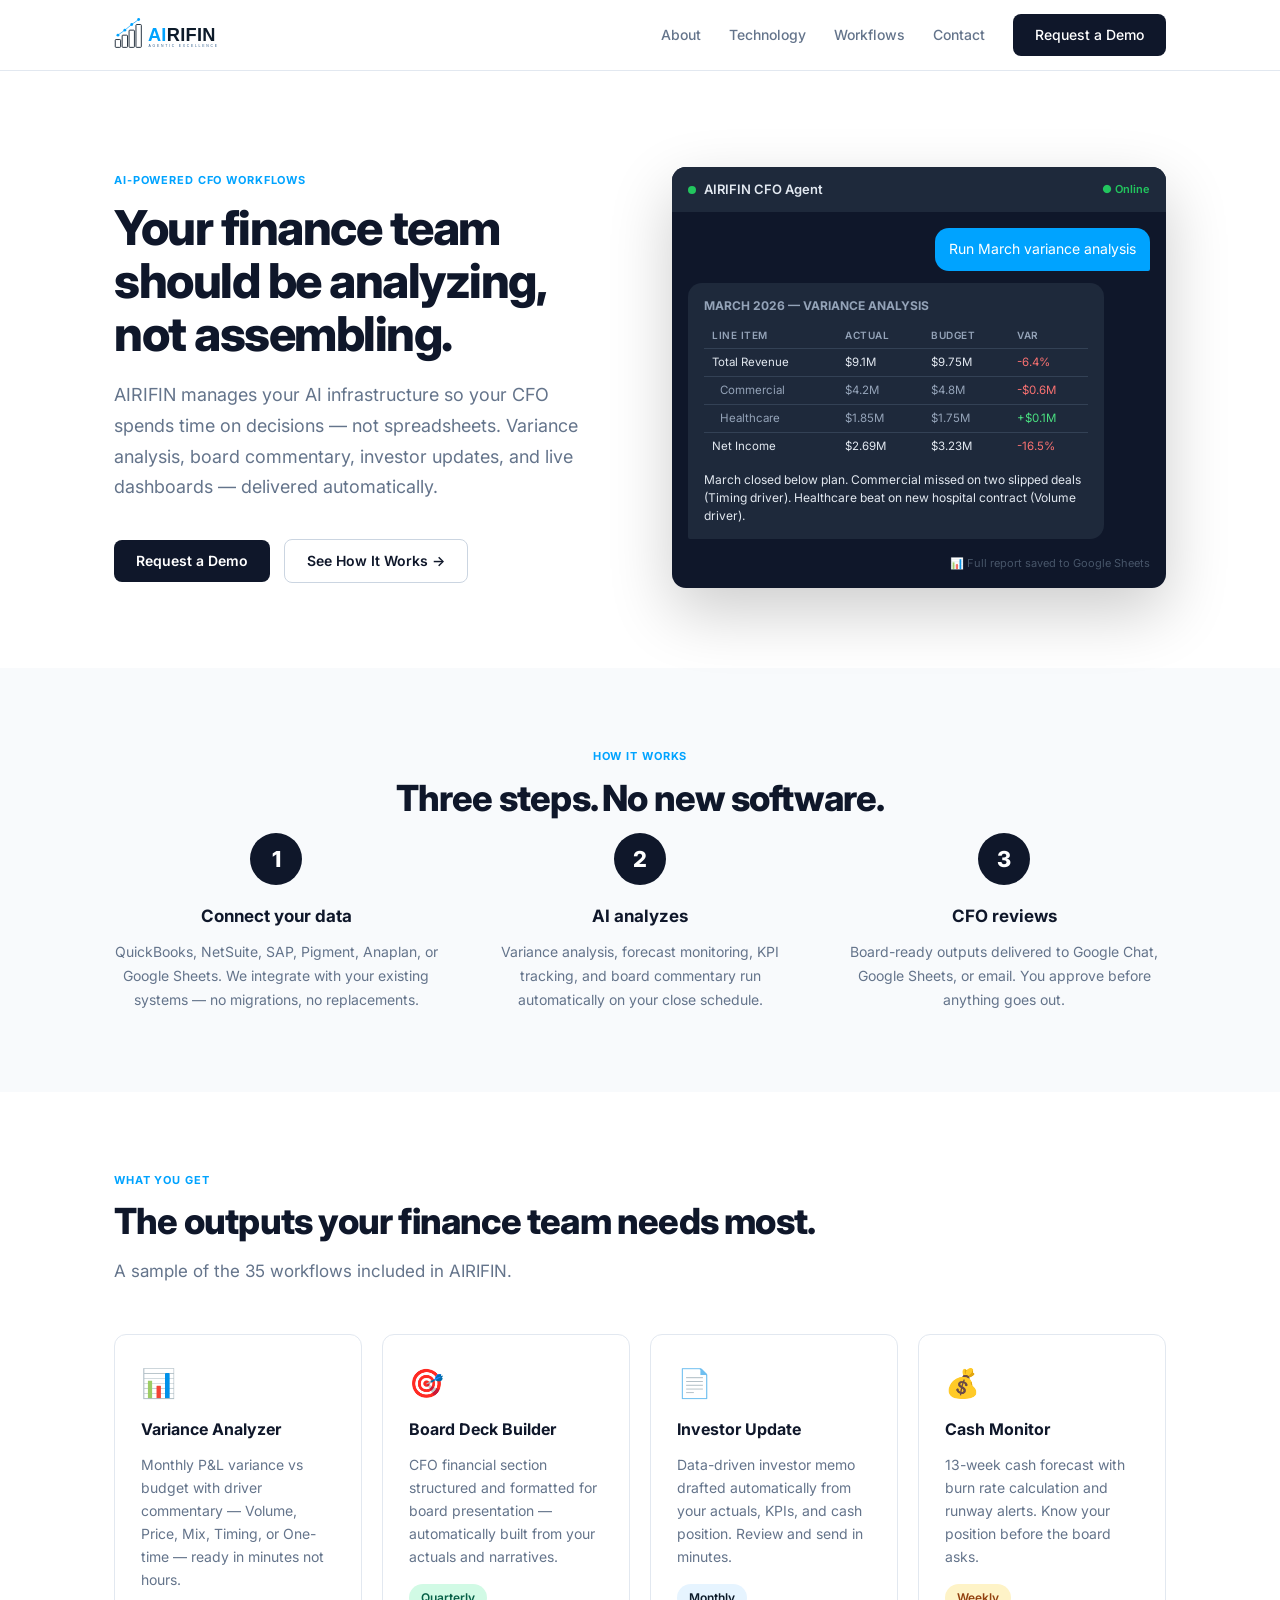
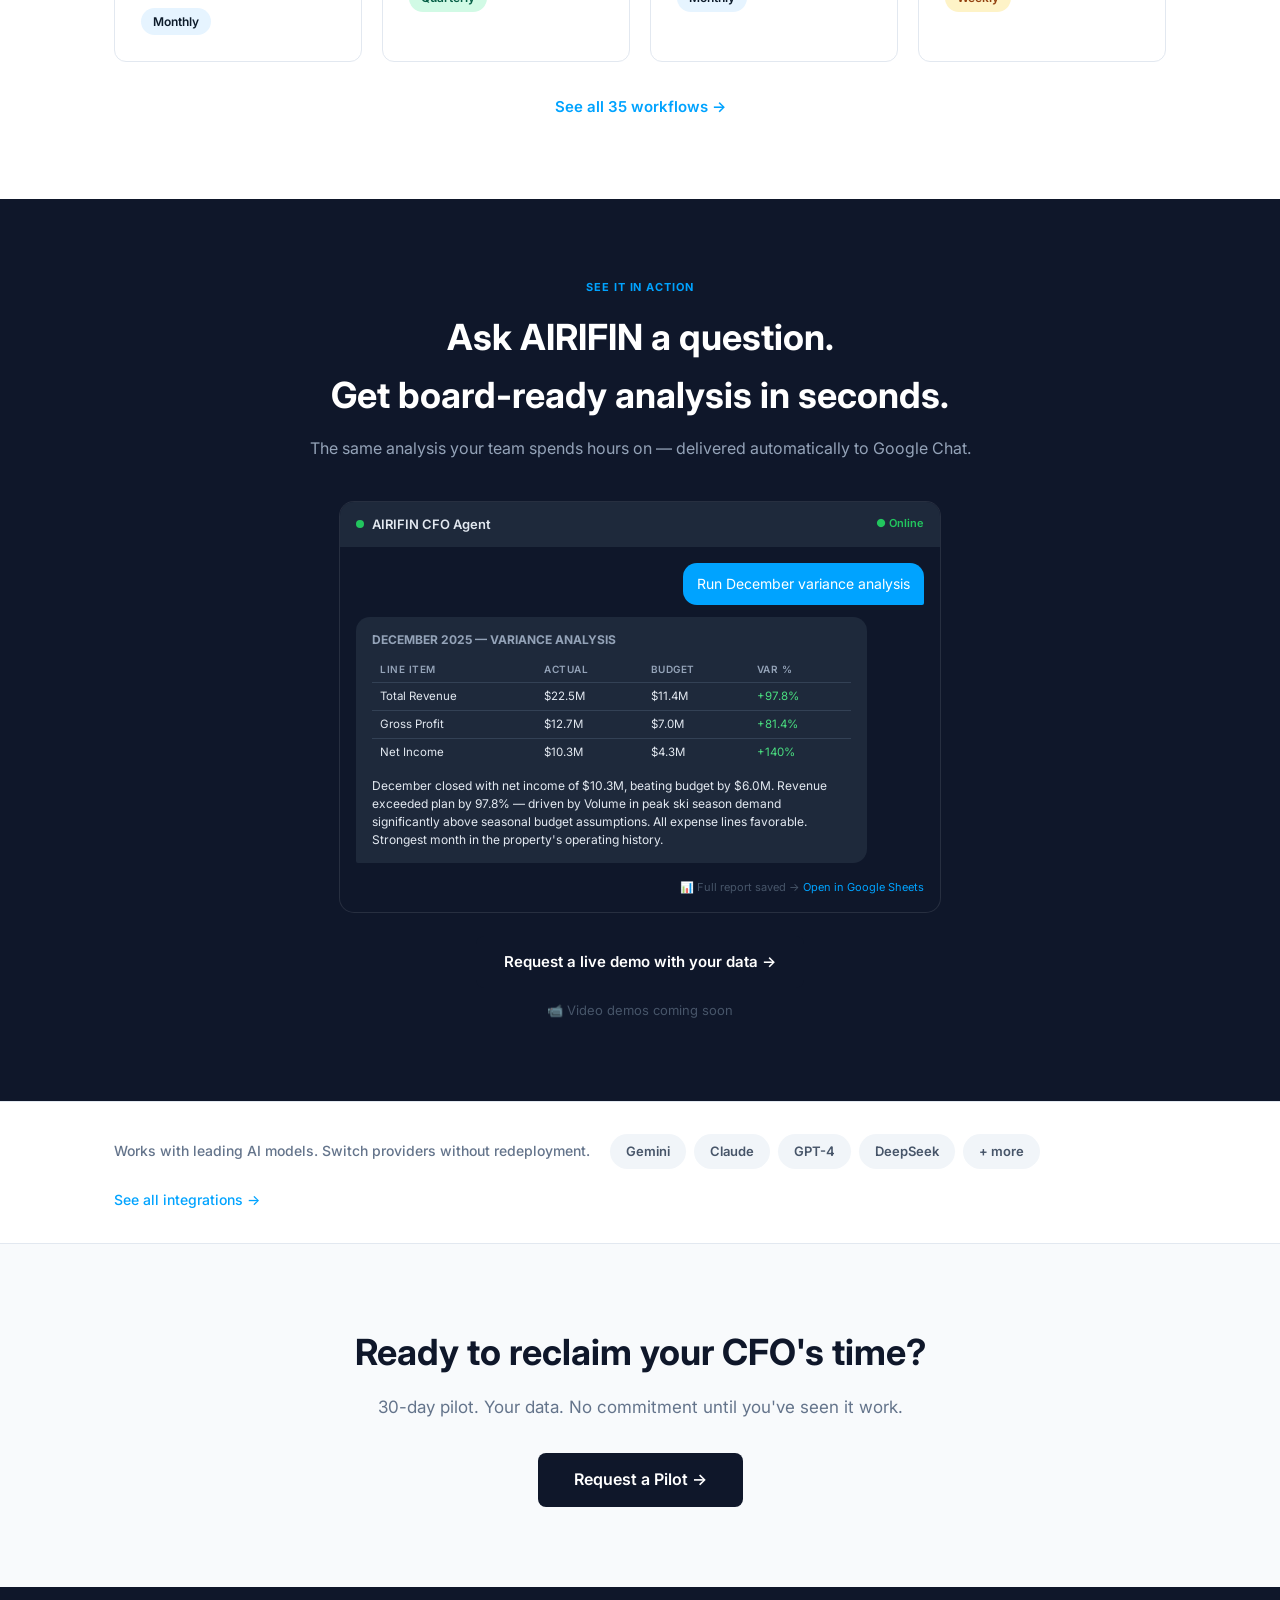
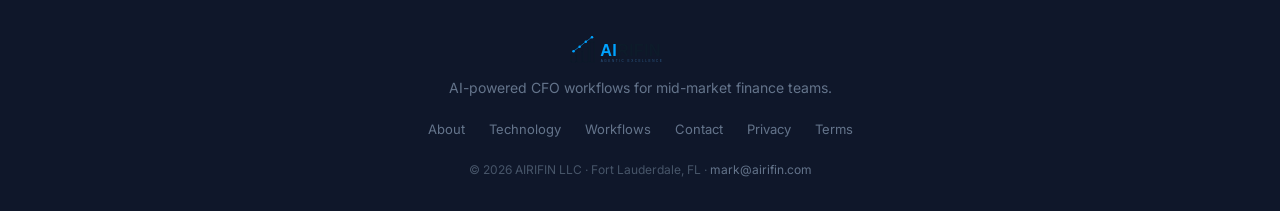
<file: index.html>
<!DOCTYPE html>
<html lang="en">
<head>
  <meta charset="UTF-8">
  <meta name="viewport" content="width=device-width, initial-scale=1.0">
  <meta name="description" content="AIRIFIN builds AI-powered CFO workflows for mid-market finance teams. Variance analysis, board commentary, investor updates, and live dashboards — automated.">
  <title>AIRIFIN — AI-Powered CFO Workflows</title>
  <link rel="preconnect" href="https://fonts.googleapis.com">
  <link rel="preconnect" href="https://fonts.gstatic.com" crossorigin>
  <link href="https://fonts.googleapis.com/css2?family=Inter:wght@300;400;500;600;700;800&display=swap" rel="stylesheet">
  <link rel="stylesheet" href="style.css">
  <link rel="icon" type="image/png" href="favicon.png">
</head>
<body>

<nav>
  <div class="container nav-inner">
    <a href="index.html" class="nav-logo"><img src="airifin-logo.svg" alt="AIRIFIN" height="36" style="display:block;"></a>
    <button class="menu-toggle" aria-label="Toggle menu">☰</button>
    <div class="nav-links">
      <a href="about.html">About</a>
      <a href="technology.html">Technology</a>
      <a href="workflows.html">Workflows</a>
      <a href="contact.html">Contact</a>
      <a href="mailto:mark@airifin.com" class="btn-primary">Request a Demo</a>
    </div>
  </div>
</nav>

<!-- HERO -->
<section class="hero">
  <div class="container hero-inner">
    <div class="hero-text">
      <p class="section-label fade-in">AI-Powered CFO Workflows</p>
      <h1 class="fade-in">Your finance team should be analyzing,<br>not assembling.</h1>
      <p class="hero-sub fade-in">AIRIFIN manages your AI infrastructure so your CFO spends time on decisions — not spreadsheets. Variance analysis, board commentary, investor updates, and live dashboards — delivered automatically.</p>
      <div class="hero-cta fade-in">
        <a href="mailto:mark@airifin.com" class="btn-primary">Request a Demo</a>
        <a href="#how-it-works" class="btn-ghost">See How It Works →</a>
      </div>
    </div>
    <div class="hero-visual fade-in">
      <div class="chat-mockup">
        <div class="chat-header">
          <div class="chat-dot"></div>
          <span>AIRIFIN CFO Agent</span>
          <span style="margin-left:auto;font-size:11px;color:#22C55E;">● Online</span>
        </div>
        <div class="chat-messages">
          <div class="msg-user">Run March variance analysis</div>
          <div class="msg-bot">
            <strong style="display:block;margin-bottom:8px;font-size:12px;color:#94A3B8;">MARCH 2026 — VARIANCE ANALYSIS</strong>
            <table class="msg-table">
              <thead><tr><th>Line Item</th><th>Actual</th><th>Budget</th><th>Var</th></tr></thead>
              <tbody>
                <tr><td>Total Revenue</td><td>$9.1M</td><td>$9.75M</td><td style="color:#F87171;">-6.4%</td></tr>
                <tr><td style="padding-left:16px;color:#94A3B8;">Commercial</td><td style="color:#94A3B8;">$4.2M</td><td style="color:#94A3B8;">$4.8M</td><td style="color:#F87171;">-$0.6M</td></tr>
                <tr><td style="padding-left:16px;color:#94A3B8;">Healthcare</td><td style="color:#94A3B8;">$1.85M</td><td style="color:#94A3B8;">$1.75M</td><td style="color:#4ADE80;">+$0.1M</td></tr>
                <tr><td>Net Income</td><td>$2.69M</td><td>$3.23M</td><td style="color:#F87171;">-16.5%</td></tr>
              </tbody>
            </table>
            <p style="margin-top:10px;font-size:12px;line-height:1.5;">March closed below plan. Commercial missed on two slipped deals (Timing driver). Healthcare beat on new hospital contract (Volume driver).</p>
          </div>
          <div style="font-size:11px;color:#475569;text-align:right;margin-top:4px;">📊 Full report saved to Google Sheets</div>
        </div>
      </div>
    </div>
  </div>
</section>

<!-- HOW IT WORKS -->
<section class="section section-gray" id="how-it-works">
  <div class="container">
    <p class="section-label fade-in" style="text-align:center;">How It Works</p>
    <h2 class="section-title fade-in" style="text-align:center;">Three steps. No new software.</h2>
    <div class="steps fade-in">
      <div class="step">
        <div class="step-number">1</div>
        <h3>Connect your data</h3>
        <p>QuickBooks, NetSuite, SAP, Pigment, Anaplan, or Google Sheets. We integrate with your existing systems — no migrations, no replacements.</p>
      </div>
      <div class="step">
        <div class="step-number">2</div>
        <h3>AI analyzes</h3>
        <p>Variance analysis, forecast monitoring, KPI tracking, and board commentary run automatically on your close schedule.</p>
      </div>
      <div class="step">
        <div class="step-number">3</div>
        <h3>CFO reviews</h3>
        <p>Board-ready outputs delivered to Google Chat, Google Sheets, or email. You approve before anything goes out.</p>
      </div>
    </div>
  </div>
</section>

<!-- FEATURED WORKFLOWS -->
<section class="section">
  <div class="container">
    <p class="section-label fade-in">What You Get</p>
    <h2 class="section-title fade-in">The outputs your finance team needs most.</h2>
    <p class="section-subtitle fade-in">A sample of the 35 workflows included in AIRIFIN.</p>
    <div class="card-grid fade-in">
      <div class="card">
        <div style="font-size:28px;margin-bottom:12px;">📊</div>
        <h3>Variance Analyzer</h3>
        <p>Monthly P&L variance vs budget with driver commentary — Volume, Price, Mix, Timing, or One-time — ready in minutes not hours.</p>
        <span class="badge badge-blue" style="margin-top:16px;display:inline-block;">Monthly</span>
      </div>
      <div class="card">
        <div style="font-size:28px;margin-bottom:12px;">🎯</div>
        <h3>Board Deck Builder</h3>
        <p>CFO financial section structured and formatted for board presentation — automatically built from your actuals and narratives.</p>
        <span class="badge badge-green" style="margin-top:16px;display:inline-block;">Quarterly</span>
      </div>
      <div class="card">
        <div style="font-size:28px;margin-bottom:12px;">📄</div>
        <h3>Investor Update</h3>
        <p>Data-driven investor memo drafted automatically from your actuals, KPIs, and cash position. Review and send in minutes.</p>
        <span class="badge badge-blue" style="margin-top:16px;display:inline-block;">Monthly</span>
      </div>
      <div class="card">
        <div style="font-size:28px;margin-bottom:12px;">💰</div>
        <h3>Cash Monitor</h3>
        <p>13-week cash forecast with burn rate calculation and runway alerts. Know your position before the board asks.</p>
        <span class="badge badge-orange" style="margin-top:16px;display:inline-block;">Weekly</span>
      </div>
    </div>
    <div style="text-align:center;margin-top:32px;" class="fade-in">
      <a href="workflows.html" style="color:#00A3FF;font-weight:600;text-decoration:none;font-size:15px;">See all 35 workflows →</a>
    </div>
  </div>
</section>

<!-- DEMO SECTION -->
<section class="section section-navy">
  <div class="container">
    <div style="text-align:center;margin-bottom:40px;">
      <p class="section-label fade-in" style="color:#00A3FF;">See It In Action</p>
      <h2 class="fade-in" style="font-size:36px;font-weight:700;color:white;margin-bottom:12px;">Ask AIRIFIN a question.<br>Get board-ready analysis in seconds.</h2>
      <p class="fade-in" style="color:#94A3B8;font-size:16px;">The same analysis your team spends hours on — delivered automatically to Google Chat.</p>
    </div>
    <div style="max-width:600px;margin:0 auto;" class="fade-in">
      <div class="chat-mockup" style="box-shadow:0 0 0 1px rgba(255,255,255,0.1);">
        <div class="chat-header">
          <div class="chat-dot"></div>
          <span>AIRIFIN CFO Agent</span>
          <span style="margin-left:auto;font-size:11px;color:#22C55E;">● Online</span>
        </div>
        <div class="chat-messages">
          <div class="msg-user">Run December variance analysis</div>
          <div class="msg-bot">
            <strong style="display:block;margin-bottom:8px;font-size:12px;color:#94A3B8;">DECEMBER 2025 — VARIANCE ANALYSIS</strong>
            <table class="msg-table">
              <thead><tr><th>Line Item</th><th>Actual</th><th>Budget</th><th>Var %</th></tr></thead>
              <tbody>
                <tr><td>Total Revenue</td><td>$22.5M</td><td>$11.4M</td><td style="color:#4ADE80;">+97.8%</td></tr>
                <tr><td>Gross Profit</td><td>$12.7M</td><td>$7.0M</td><td style="color:#4ADE80;">+81.4%</td></tr>
                <tr><td>Net Income</td><td>$10.3M</td><td>$4.3M</td><td style="color:#4ADE80;">+140%</td></tr>
              </tbody>
            </table>
            <p style="margin-top:10px;font-size:12px;line-height:1.5;">December closed with net income of $10.3M, beating budget by $6.0M. Revenue exceeded plan by 97.8% — driven by Volume in peak ski season demand significantly above seasonal budget assumptions. All expense lines favorable. Strongest month in the property's operating history.</p>
          </div>
          <div style="font-size:11px;color:#475569;text-align:right;margin-top:4px;">📊 Full report saved → <a href="#" style="color:#00A3FF;text-decoration:none;">Open in Google Sheets</a></div>
        </div>
      </div>
      <div style="text-align:center;margin-top:24px;">
        <a href="mailto:mark@airifin.com" class="btn-primary" style="font-size:15px;padding:14px 28px;">Request a live demo with your data →</a>
        <p style="color:#475569;font-size:13px;margin-top:12px;">📹 Video demos coming soon</p>
      </div>
    </div>
  </div>
</section>

<!-- TECH STRIP -->
<section style="padding:32px 0;border-top:1px solid #E2E8F0;border-bottom:1px solid #E2E8F0;">
  <div class="container">
    <div class="tech-strip fade-in">
      <span style="color:#64748B;font-size:14px;font-weight:500;">Works with leading AI models. Switch providers without redeployment.</span>
      <div style="display:flex;gap:8px;flex-wrap:wrap;">
        <span class="tech-badge">Gemini</span>
        <span class="tech-badge">Claude</span>
        <span class="tech-badge">GPT-4</span>
        <span class="tech-badge">DeepSeek</span>
        <span class="tech-badge">+ more</span>
      </div>
      <a href="technology.html" style="color:#00A3FF;font-size:14px;font-weight:500;white-space:nowrap;">See all integrations →</a>
    </div>
  </div>
</section>

<!-- FINAL CTA -->
<section class="section" style="background:#F8FAFC;">
  <div class="container" style="text-align:center;">
    <h2 class="fade-in" style="font-size:36px;font-weight:700;color:#0F172A;margin-bottom:12px;">Ready to reclaim your CFO's time?</h2>
    <p class="fade-in" style="color:#64748B;font-size:17px;margin-bottom:32px;">30-day pilot. Your data. No commitment until you've seen it work.</p>
    <a href="mailto:mark@airifin.com" class="btn-primary fade-in" style="font-size:16px;padding:14px 36px;">Request a Pilot →</a>
  </div>
</section>

<footer>
  <div class="container footer-inner">
    <div class="footer-logo"><img src="airifin-logo.svg" alt="AIRIFIN" height="32" style="display:block;margin:0 auto;"></div>
    <p class="footer-tagline">AI-powered CFO workflows for mid-market finance teams.</p>
    <div class="footer-links">
      <a href="about.html">About</a>
      <a href="technology.html">Technology</a>
      <a href="workflows.html">Workflows</a>
      <a href="contact.html">Contact</a>
      <a href="privacy.html">Privacy</a>
      <a href="terms.html">Terms</a>
    </div>
    <p class="footer-copy">© 2026 AIRIFIN LLC · Fort Lauderdale, FL · <a href="mailto:mark@airifin.com">mark@airifin.com</a></p>
  </div>
</footer>

<script src="script.js"></script>
</body>
</html>
<!-- Wed Apr  1 06:49:28 PM EDT 2026 -->
</file>
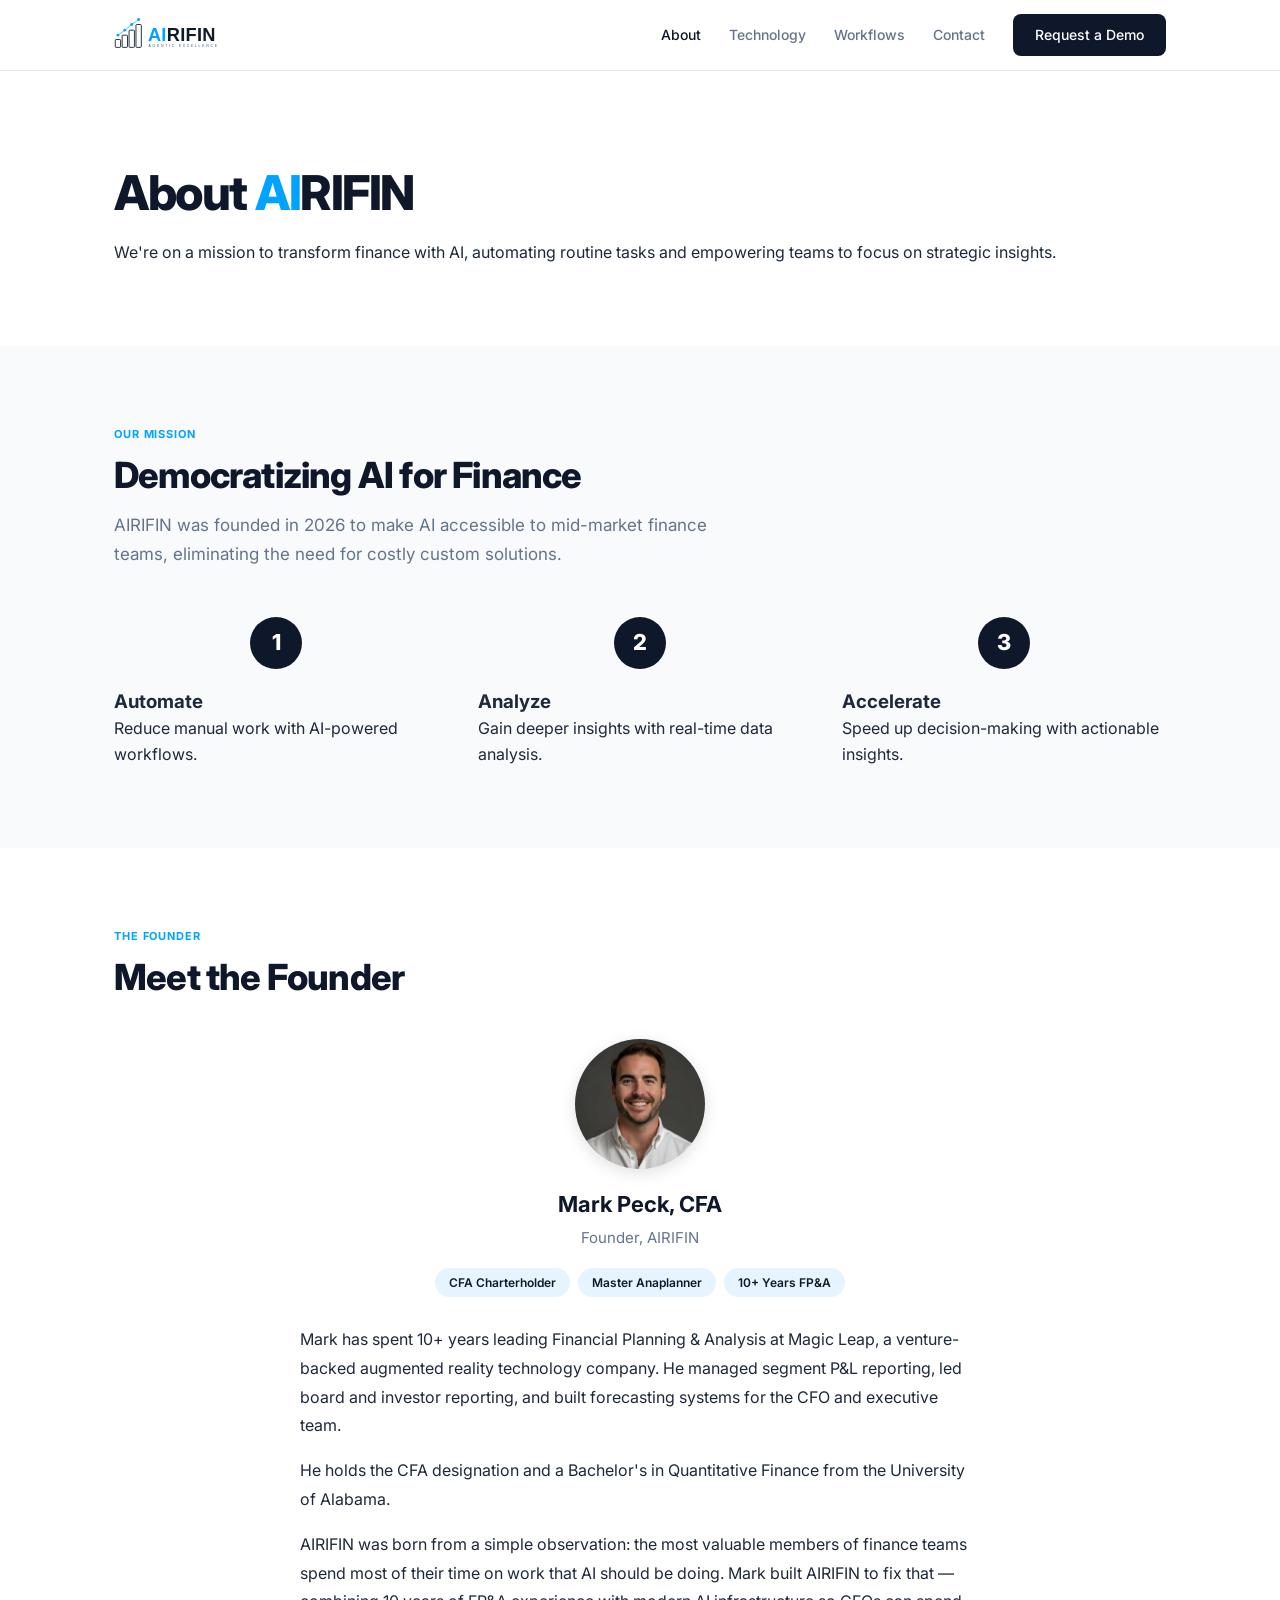
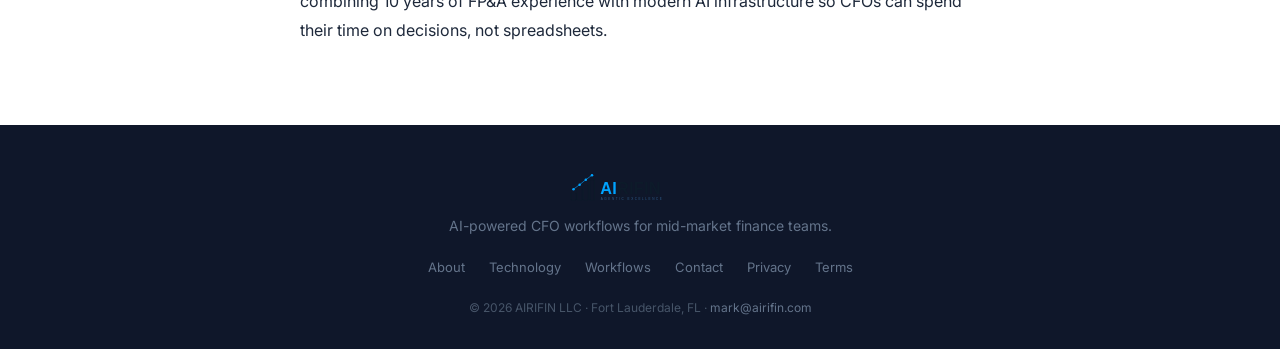
<file: about.html>
<!DOCTYPE html>
<html lang="en">
<head>
  <meta charset="UTF-8">
  <meta name="viewport" content="width=device-width, initial-scale=1.0">
  <meta name="description" content="Learn about AIRIFIN and our mission to transform finance with AI.">
  <title>About AIRIFIN - AI-Powered CFO Workflows</title>
  <link rel="preconnect" href="https://fonts.googleapis.com">
  <link rel="preconnect" href="https://fonts.gstatic.com" crossorigin>
  <link href="https://fonts.googleapis.com/css2?family=Inter:wght@300;400;500;600;700;800&display=swap" rel="stylesheet">
  <link rel="stylesheet" href="style.css">
  <link rel="icon" type="image/png" href="favicon.png">
</head>
<body>
<nav>
  <div class="container nav-inner">
    <a href="index.html" class="nav-logo"><img src="airifin-logo.svg" alt="AIRIFIN" height="36" style="display:block;"></a>
    <button class="menu-toggle" aria-label="Toggle menu">☰</button>
    <div class="nav-links">
      <a href="about.html" class="active">About</a>
      <a href="technology.html">Technology</a>
      <a href="workflows.html">Workflows</a>
      <a href="contact.html">Contact</a>
      <a href="mailto:mark@airifin.com" class="btn-primary">Request a Demo</a>
    </div>
  </div>
</nav>

  <!-- Hero Section -->
  <section class="hero">
    <div class="container">
      <div>
        <h1>About <span style="color:#00A3FF;">AI</span>RIFIN</h1>
        <p>We're on a mission to transform finance with AI, automating routine tasks and empowering teams to focus on strategic insights.</p>
      </div>
    </div>
  </section>

  <!-- Mission Section -->
  <section class="section section-gray">
    <div class="container">
      <div class="section-label">Our Mission</div>
      <h2 class="section-title">Democratizing AI for Finance</h2>
      <p class="section-subtitle">AIRIFIN was founded in 2026 to make AI accessible to mid-market finance teams, eliminating the need for costly custom solutions.</p>
      <div class="steps">
        <div>
          <div class="step-number">1</div>
          <h3>Automate</h3>
          <p>Reduce manual work with AI-powered workflows.</p>
        </div>
        <div>
          <div class="step-number">2</div>
          <h3>Analyze</h3>
          <p>Gain deeper insights with real-time data analysis.</p>
        </div>
        <div>
          <div class="step-number">3</div>
          <h3>Accelerate</h3>
          <p>Speed up decision-making with actionable insights.</p>
        </div>
      </div>
    </div>
  </section>

  <!-- Founder Section -->
  <section class="section">
    <div class="container">
      <p class="section-label">The Founder</p>
      <h2 class="section-title">Meet the Founder</h2>
      <div style="max-width:680px;margin:40px auto 0;text-align:center;">
        <img src="mark-peck.jpg" alt="Mark Peck, CFA — Founder, AIRIFIN" style="width:130px;height:130px;border-radius:50%;object-fit:cover;object-position:center top;margin:0 auto 18px;display:block;box-shadow:0 4px 16px rgba(0,0,0,0.12);">
        <h3 style="font-size:22px;font-weight:700;color:#0F172A;margin-bottom:4px;">Mark Peck, CFA</h3>
        <p style="color:#64748B;font-size:15px;margin-bottom:18px;">Founder, AIRIFIN</p>
        <div class="credential-badges" style="justify-content:center;margin-bottom:28px;">
          <span class="credential-badge">CFA Charterholder</span>
          <span class="credential-badge">Master Anaplanner</span>
          <span class="credential-badge">10+ Years FP&amp;A</span>
        </div>
        <p style="font-size:16px;line-height:1.8;color:#1E293B;margin-bottom:16px;text-align:left;">Mark has spent 10+ years leading Financial Planning &amp; Analysis at Magic Leap, a venture-backed augmented reality technology company. He managed segment P&amp;L reporting, led board and investor reporting, and built forecasting systems for the CFO and executive team.</p>
        <p style="font-size:16px;line-height:1.8;color:#1E293B;margin-bottom:16px;text-align:left;">He holds the CFA designation and a Bachelor's in Quantitative Finance from the University of Alabama.</p>
        <p style="font-size:16px;line-height:1.8;color:#1E293B;text-align:left;">AIRIFIN was born from a simple observation: the most valuable members of finance teams spend most of their time on work that AI should be doing. Mark built AIRIFIN to fix that — combining 10 years of FP&amp;A experience with modern AI infrastructure so CFOs can spend their time on decisions, not spreadsheets.</p>
      </div>
    </div>
  </section>

  <footer>
  <div class="container footer-inner">
    <div class="footer-logo"><img src="airifin-logo.svg" alt="AIRIFIN" height="32" style="display:block;margin:0 auto;"></div>
    <p class="footer-tagline">AI-powered CFO workflows for mid-market finance teams.</p>
    <div class="footer-links">
      <a href="about.html">About</a>
      <a href="technology.html">Technology</a>
      <a href="workflows.html">Workflows</a>
      <a href="contact.html">Contact</a>
      <a href="privacy.html">Privacy</a>
      <a href="terms.html">Terms</a>
    </div>
    <p class="footer-copy">© 2026 AIRIFIN LLC · Fort Lauderdale, FL · <a href="mailto:mark@airifin.com">mark@airifin.com</a></p>
  </div>
</footer>

  <script src="script.js"></script>
</body>
</html>
</file>
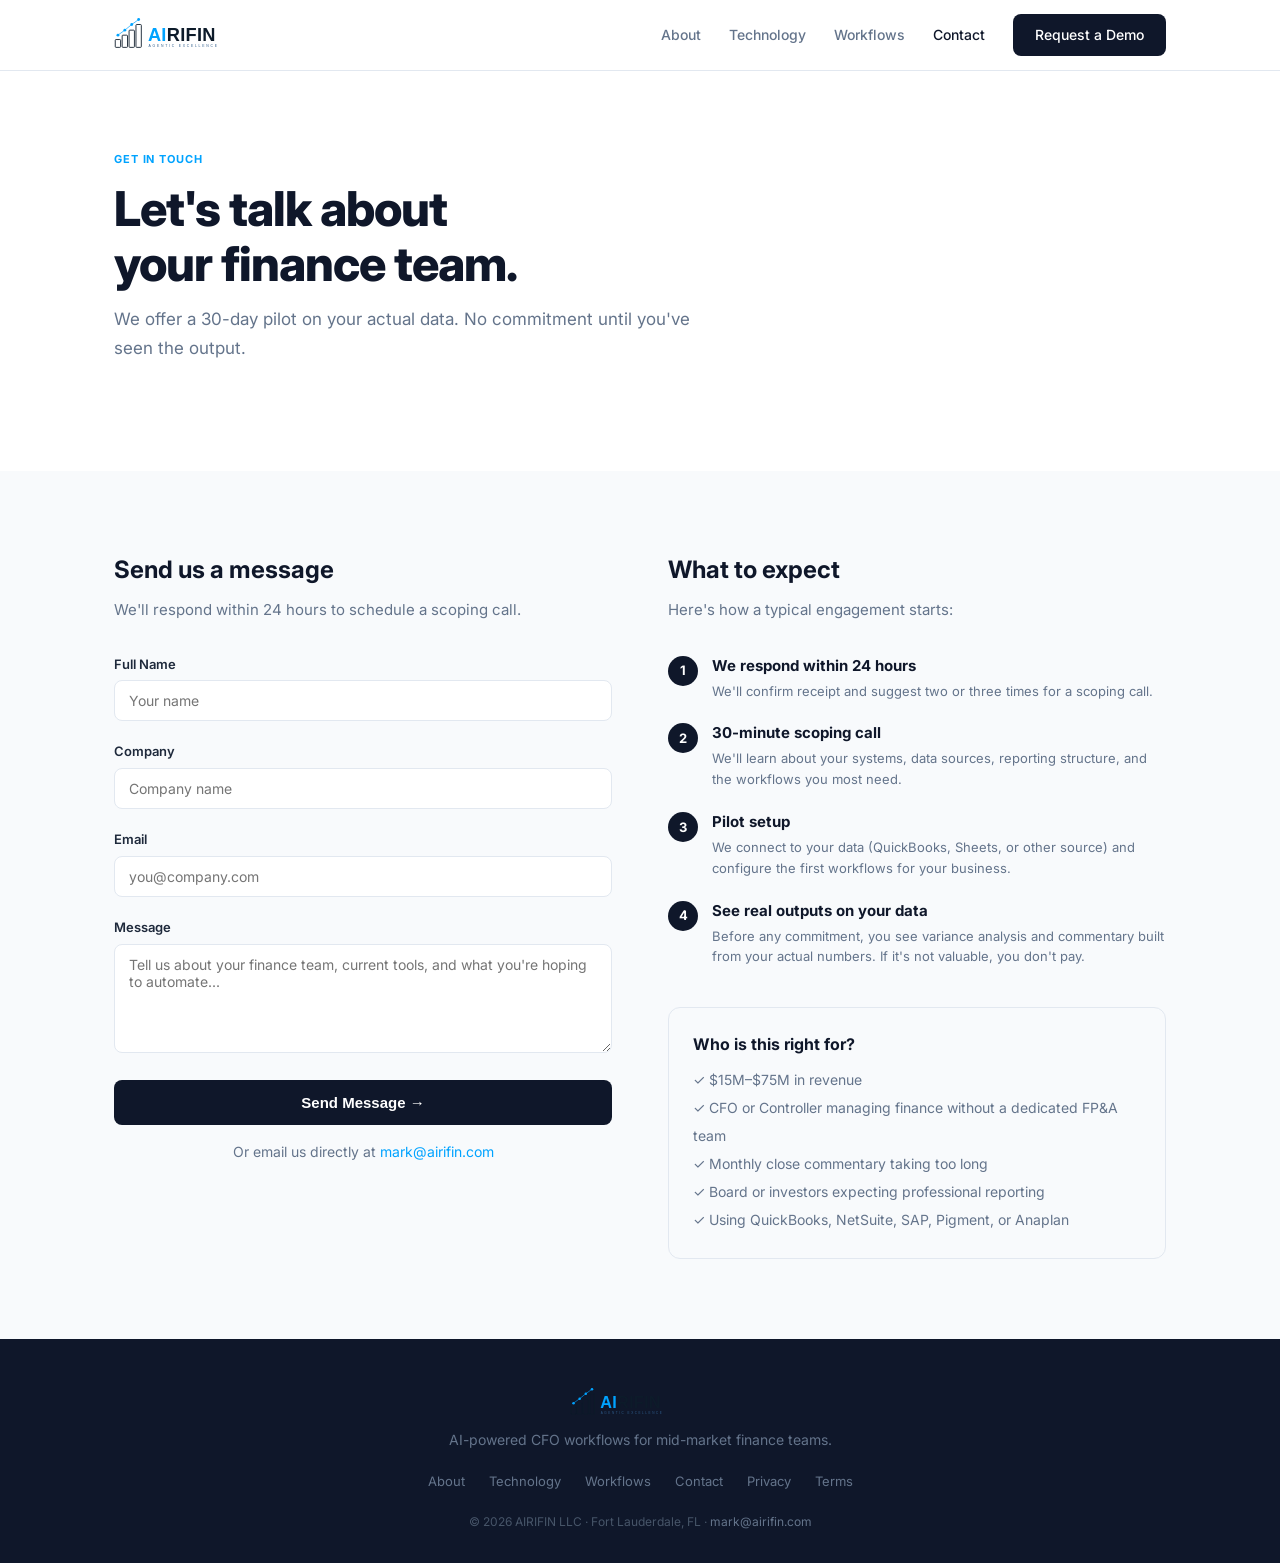
<file: contact.html>
<!DOCTYPE html>
<html lang="en">
<head>
  <meta charset="UTF-8">
  <meta name="viewport" content="width=device-width, initial-scale=1.0">
  <meta name="description" content="Request a pilot or scoping call with AIRIFIN. 30-day pilot on your actual data.">
  <title>Contact — AIRIFIN</title>
  <link rel="preconnect" href="https://fonts.googleapis.com">
  <link rel="preconnect" href="https://fonts.gstatic.com" crossorigin>
  <link href="https://fonts.googleapis.com/css2?family=Inter:wght@300;400;500;600;700;800&display=swap" rel="stylesheet">
  <link rel="stylesheet" href="style.css">
  <link rel="icon" type="image/png" href="favicon.png">
</head>
<body>

<nav>
  <div class="container nav-inner">
    <a href="index.html" class="nav-logo"><img src="airifin-logo.svg" alt="AIRIFIN" height="36" style="display:block;"></a>
    <button class="menu-toggle" aria-label="Toggle menu">☰</button>
    <div class="nav-links">
      <a href="about.html">About</a>
      <a href="technology.html">Technology</a>
      <a href="workflows.html">Workflows</a>
      <a href="contact.html" class="active">Contact</a>
      <a href="mailto:mark@airifin.com" class="btn-primary">Request a Demo</a>
    </div>
  </div>
</nav>

<section class="page-hero section">
  <div class="container">
    <p class="section-label fade-in">Get in Touch</p>
    <h1 class="section-title fade-in" style="font-size:48px;letter-spacing:-1px;">Let's talk about<br>your finance team.</h1>
    <p class="section-subtitle fade-in">We offer a 30-day pilot on your actual data. No commitment until you've seen the output.</p>
  </div>
</section>

<section class="section section-gray">
  <div class="container">
    <div class="contact-grid">
      <div class="contact-form-col fade-in">
        <h2 style="font-size:24px;font-weight:700;margin-bottom:8px;color:#0F172A;">Send us a message</h2>
        <p style="color:#64748B;margin-bottom:32px;font-size:15px;">We'll respond within 24 hours to schedule a scoping call.</p>
        <form action="https://formspree.io/f/mzdkvlvz" method="POST">
          <div class="form-group">
            <label for="name">Full Name</label>
            <input type="text" id="name" name="name" placeholder="Your name" required>
          </div>
          <div class="form-group">
            <label for="company">Company</label>
            <input type="text" id="company" name="company" placeholder="Company name" required>
          </div>
          <div class="form-group">
            <label for="email">Email</label>
            <input type="email" id="email" name="email" placeholder="you@company.com" required>
          </div>
          <div class="form-group">
            <label for="message">Message</label>
            <textarea id="message" name="message" rows="5" placeholder="Tell us about your finance team, current tools, and what you're hoping to automate..."></textarea>
          </div>
          <button type="submit" class="btn-primary" style="font-size:15px;padding:14px 28px;width:100%;">Send Message →</button>
        </form>
        <p style="margin-top:16px;font-size:14px;color:#64748B;text-align:center;">Or email us directly at <a href="mailto:mark@airifin.com" style="color:#00A3FF;">mark@airifin.com</a></p>
      </div>

      <div class="contact-info-col fade-in">
        <h2 style="font-size:24px;font-weight:700;margin-bottom:8px;color:#0F172A;">What to expect</h2>
        <p style="color:#64748B;margin-bottom:32px;font-size:15px;">Here's how a typical engagement starts:</p>
        <div class="expect-steps">
          <div class="expect-step">
            <div class="expect-num">1</div>
            <div>
              <strong>We respond within 24 hours</strong>
              <p>We'll confirm receipt and suggest two or three times for a scoping call.</p>
            </div>
          </div>
          <div class="expect-step">
            <div class="expect-num">2</div>
            <div>
              <strong>30-minute scoping call</strong>
              <p>We'll learn about your systems, data sources, reporting structure, and the workflows you most need.</p>
            </div>
          </div>
          <div class="expect-step">
            <div class="expect-num">3</div>
            <div>
              <strong>Pilot setup</strong>
              <p>We connect to your data (QuickBooks, Sheets, or other source) and configure the first workflows for your business.</p>
            </div>
          </div>
          <div class="expect-step">
            <div class="expect-num">4</div>
            <div>
              <strong>See real outputs on your data</strong>
              <p>Before any commitment, you see variance analysis and commentary built from your actual numbers. If it's not valuable, you don't pay.</p>
            </div>
          </div>
        </div>

        <div style="margin-top:40px;padding:24px;background:#F8FAFC;border-radius:12px;border:1px solid #E2E8F0;">
          <strong style="display:block;margin-bottom:8px;color:#0F172A;">Who is this right for?</strong>
          <ul style="list-style:none;color:#64748B;font-size:14px;line-height:2;">
            <li>✓ $15M–$75M in revenue</li>
            <li>✓ CFO or Controller managing finance without a dedicated FP&A team</li>
            <li>✓ Monthly close commentary taking too long</li>
            <li>✓ Board or investors expecting professional reporting</li>
            <li>✓ Using QuickBooks, NetSuite, SAP, Pigment, or Anaplan</li>
          </ul>
        </div>
      </div>
    </div>
  </div>
</section>

<footer>
  <div class="container footer-inner">
    <div class="footer-logo"><img src="airifin-logo.svg" alt="AIRIFIN" height="32" style="display:block;margin:0 auto;"></div>
    <p class="footer-tagline">AI-powered CFO workflows for mid-market finance teams.</p>
    <div class="footer-links">
      <a href="about.html">About</a>
      <a href="technology.html">Technology</a>
      <a href="workflows.html">Workflows</a>
      <a href="contact.html">Contact</a>
      <a href="privacy.html">Privacy</a>
      <a href="terms.html">Terms</a>
    </div>
    <p class="footer-copy">© 2026 AIRIFIN LLC · Fort Lauderdale, FL · <a href="mailto:mark@airifin.com">mark@airifin.com</a></p>
  </div>
</footer>

<script src="script.js"></script>
</body>
</html>
</file>
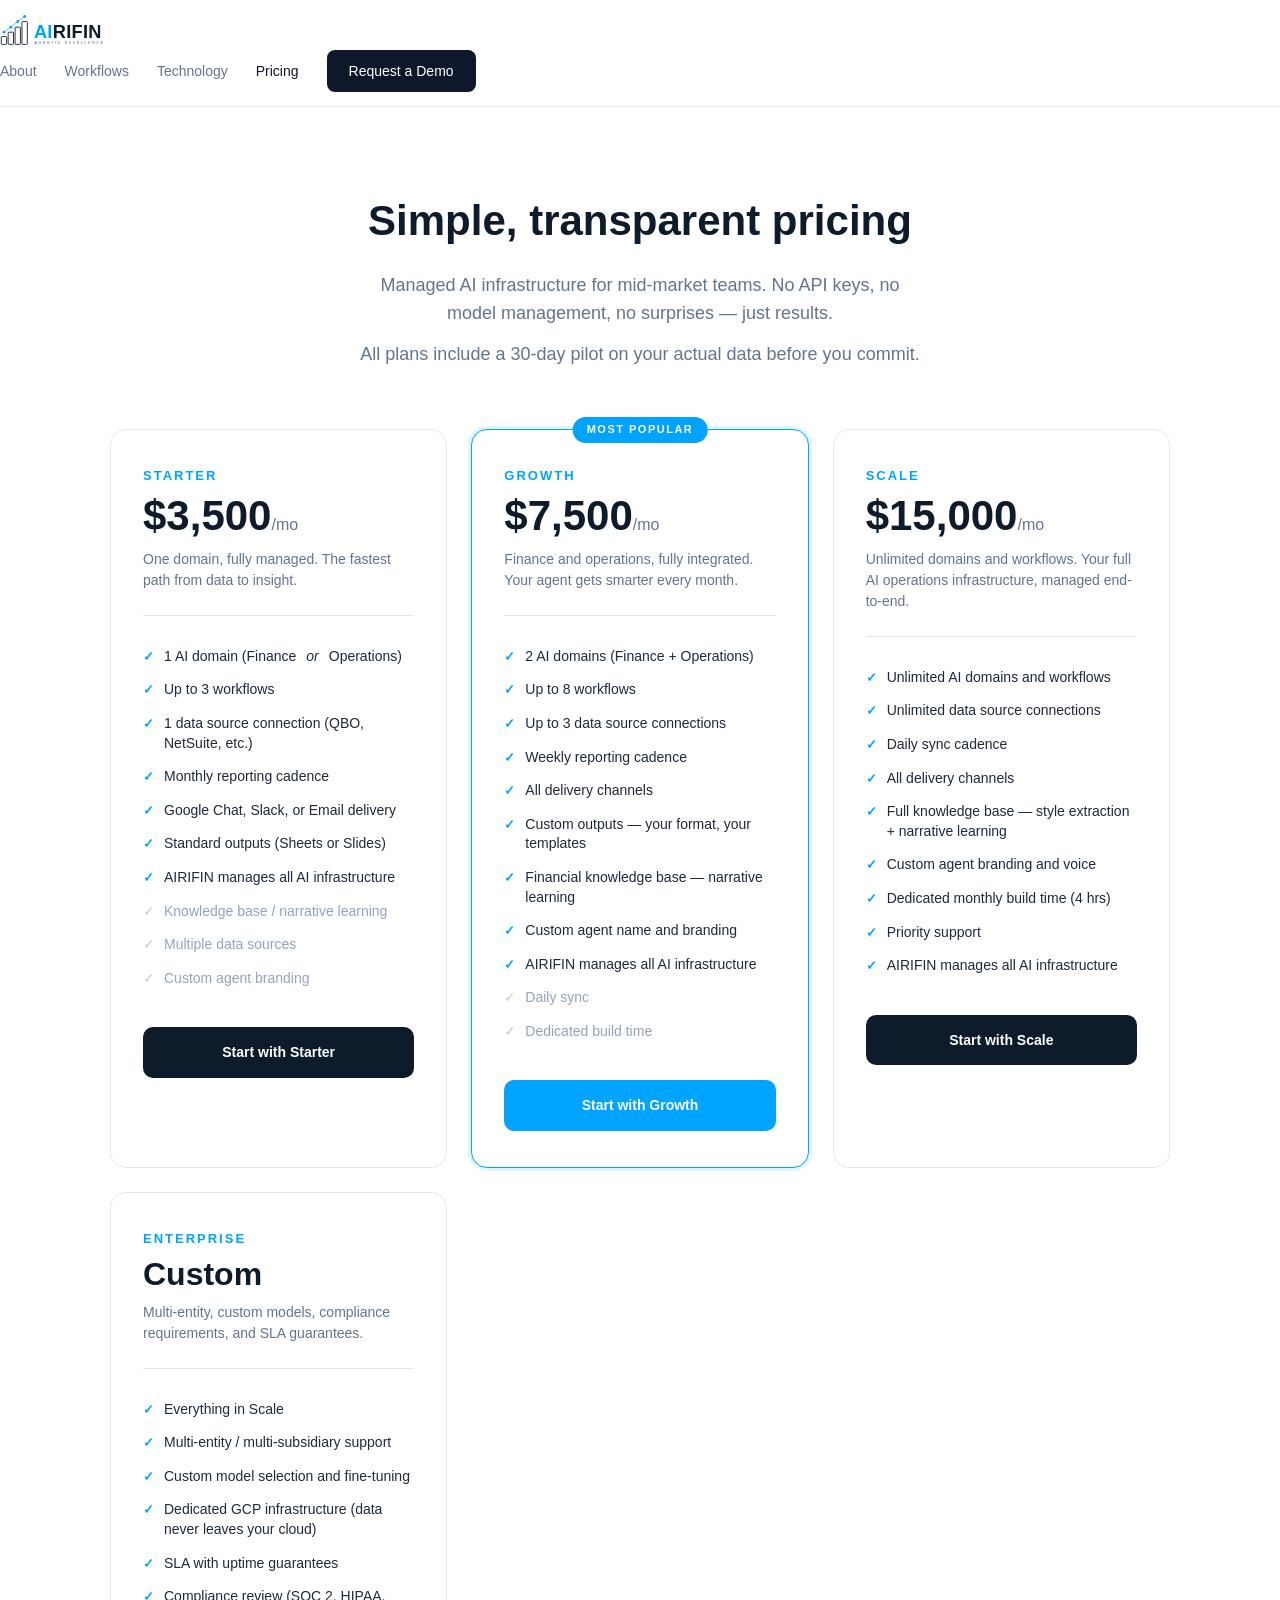
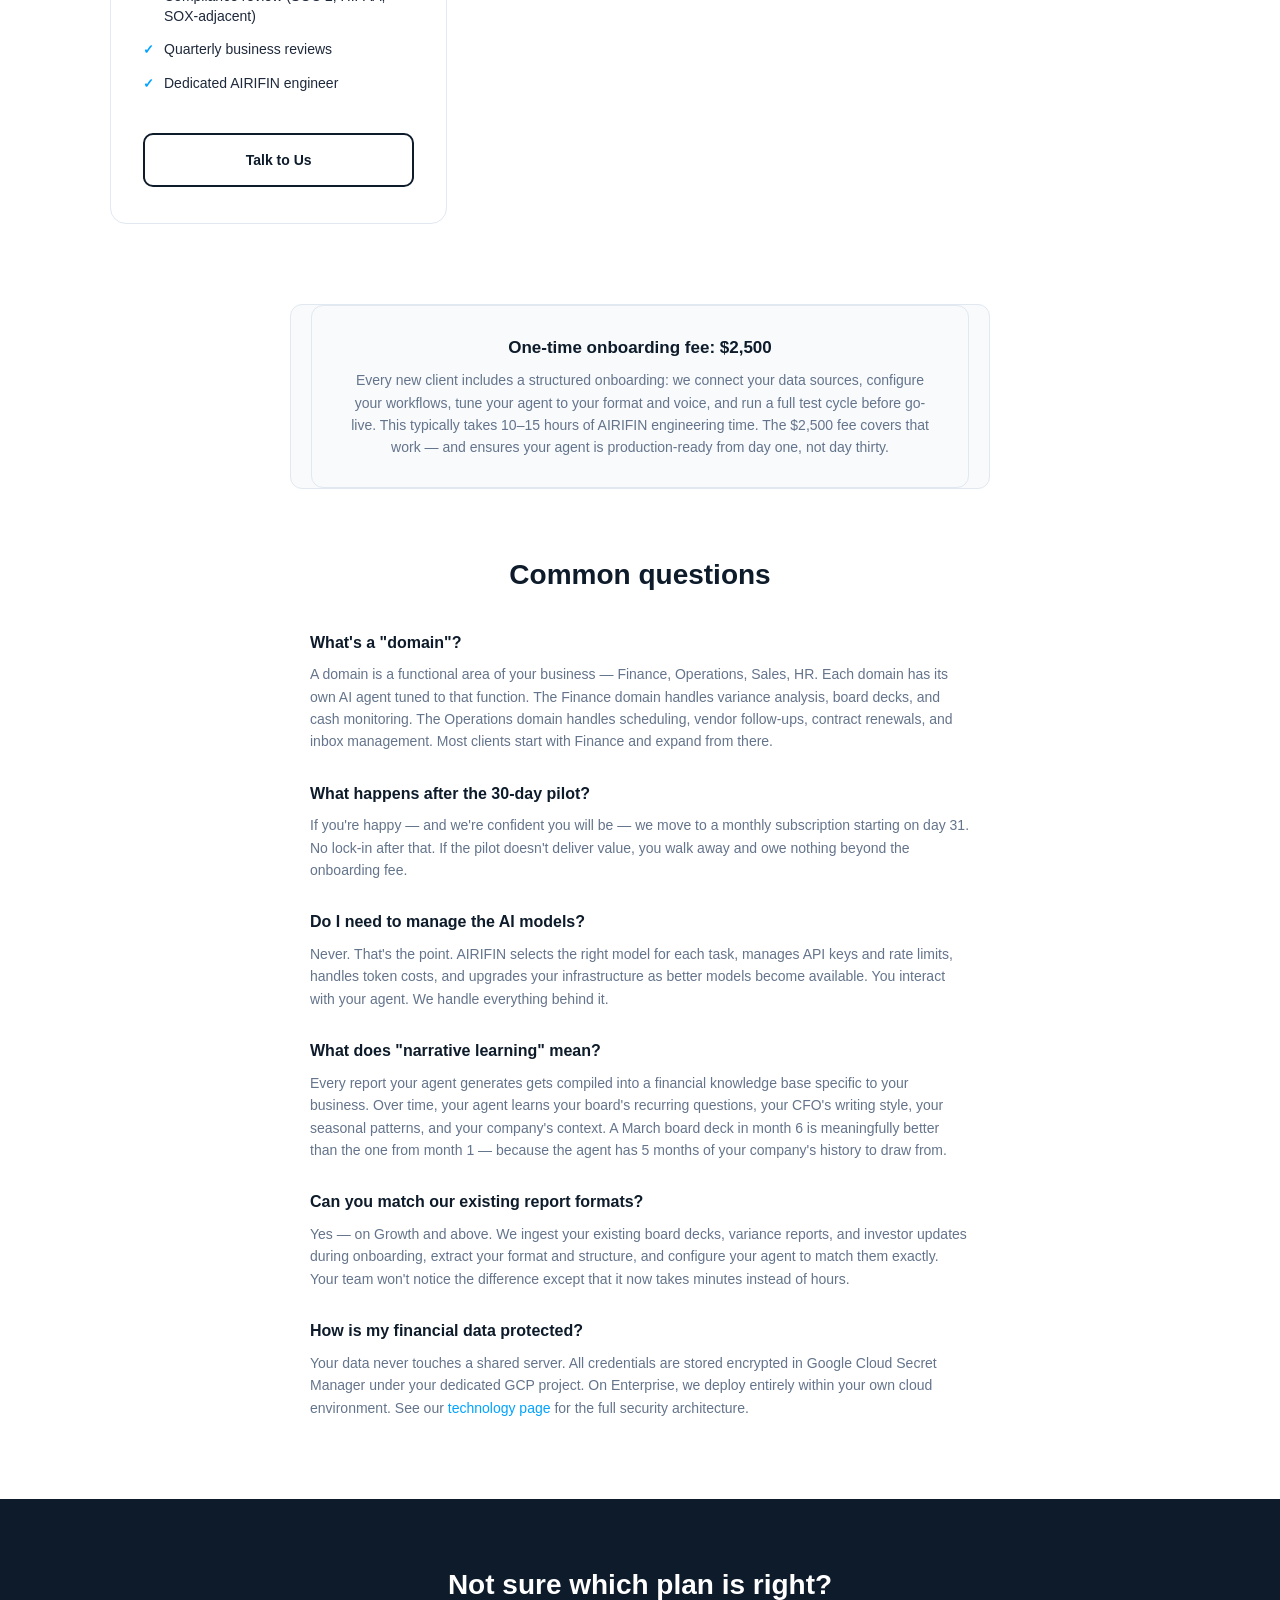
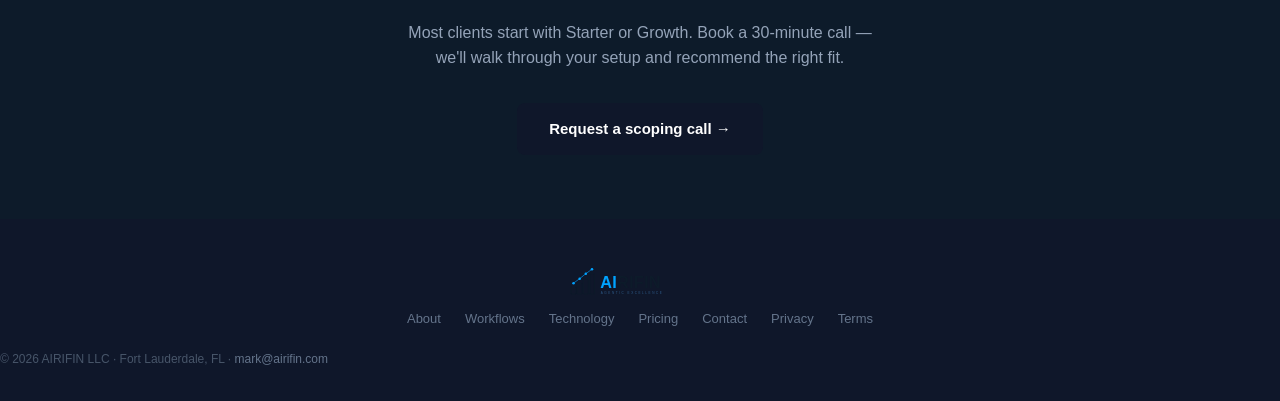
<file: pricing.html>
<!DOCTYPE html>
<html lang="en">
<head>
  <meta charset="UTF-8">
  <meta name="viewport" content="width=device-width, initial-scale=1.0">
  <meta name="description" content="AIRIFIN pricing — managed AI infrastructure for mid-market finance and operations teams.">
  <title>Pricing — AIRIFIN</title>
  <link rel="stylesheet" href="style.css">
  <link rel="icon" type="image/png" href="favicon.png">
  <style>
    .pricing-hero { text-align: center; padding: 80px 20px 48px; }
    .pricing-hero h1 { font-size: 42px; font-weight: 800; color: #0D1B2A; margin-bottom: 16px; }
    .pricing-hero p { font-size: 18px; color: #64748B; max-width: 560px; margin: 0 auto 12px; line-height: 1.6; }
    .pricing-note { font-size: 13px; color: #94A3B8; }

    .pricing-grid { display: grid; grid-template-columns: repeat(auto-fit, minmax(260px, 1fr)); gap: 24px; max-width: 1100px; margin: 0 auto 80px; padding: 0 20px; }

    .pricing-card { background: #fff; border: 1.5px solid #E2E8F0; border-radius: 16px; padding: 36px 32px; position: relative; transition: box-shadow 0.2s; }
    .pricing-card:hover { box-shadow: 0 8px 32px rgba(0,0,0,0.08); }
    .pricing-card.featured { border-color: #00A3FF; box-shadow: 0 0 0 3px rgba(0,163,255,0.12); }
    .featured-badge { position: absolute; top: -13px; left: 50%; transform: translateX(-50%); background: #00A3FF; color: #fff; font-size: 11px; font-weight: 700; letter-spacing: 1.5px; padding: 4px 14px; border-radius: 100px; white-space: nowrap; }

    .plan-name { font-size: 13px; font-weight: 700; letter-spacing: 2px; color: #00A3FF; text-transform: uppercase; margin-bottom: 8px; }
    .plan-price { font-size: 42px; font-weight: 800; color: #0D1B2A; line-height: 1; margin-bottom: 4px; }
    .plan-price span { font-size: 16px; font-weight: 500; color: #64748B; }
    .plan-desc { font-size: 14px; color: #64748B; margin: 12px 0 24px; line-height: 1.5; min-height: 42px; }
    .plan-divider { border: none; border-top: 1px solid #E2E8F0; margin: 0 0 24px; }

    .plan-features { list-style: none; padding: 0; margin: 0 0 32px; }
    .plan-features li { font-size: 14px; color: #1E293B; padding: 7px 0; display: flex; align-items: flex-start; gap: 10px; line-height: 1.4; }
    .plan-features li::before { content: "✓"; color: #00A3FF; font-weight: 700; font-size: 13px; margin-top: 1px; flex-shrink: 0; }
    .plan-features li.muted { color: #94A3B8; }
    .plan-features li.muted::before { color: #CBD5E1; }

    .btn-plan { display: block; text-align: center; padding: 14px; border-radius: 10px; font-weight: 700; font-size: 14px; text-decoration: none; transition: all 0.2s; }
    .btn-plan-primary { background: #0D1B2A; color: #fff; }
    .btn-plan-primary:hover { background: #00A3FF; }
    .btn-plan-featured { background: #00A3FF; color: #fff; }
    .btn-plan-featured:hover { background: #0088DD; }
    .btn-plan-outline { border: 2px solid #0D1B2A; color: #0D1B2A; }
    .btn-plan-outline:hover { background: #0D1B2A; color: #fff; }

    .setup-fee { background: #F8FAFC; border: 1px solid #E2E8F0; border-radius: 12px; padding: 24px 32px; max-width: 700px; margin: 0 auto 80px; text-align: center; }
    .setup-fee h3 { font-size: 18px; font-weight: 700; color: #0D1B2A; margin-bottom: 8px; }
    .setup-fee p { font-size: 14px; color: #64748B; line-height: 1.6; margin: 0; }

    .pricing-faq { max-width: 700px; margin: 0 auto 80px; padding: 0 20px; }
    .pricing-faq h2 { font-size: 28px; font-weight: 700; color: #0D1B2A; margin-bottom: 32px; text-align: center; }
    .faq-item { margin-bottom: 28px; }
    .faq-item h4 { font-size: 16px; font-weight: 700; color: #0D1B2A; margin-bottom: 8px; }
    .faq-item p { font-size: 14px; color: #64748B; line-height: 1.6; margin: 0; }

    .compare-section { background: #0D1B2A; padding: 64px 20px; text-align: center; margin-bottom: 0; }
    .compare-section h2 { font-size: 28px; font-weight: 700; color: #fff; margin-bottom: 12px; }
    .compare-section p { font-size: 16px; color: #94A3B8; max-width: 480px; margin: 0 auto 32px; }
  </style>
</head>
<body>

  <nav class="nav">
    <a href="index.html" class="nav-logo"><img src="airifin-logo.svg" alt="AIRIFIN" height="36" style="display:block;"></a>
    <div class="nav-links">
      <a href="about.html">About</a>
      <a href="workflows.html">Workflows</a>
      <a href="technology.html">Technology</a>
      <a href="pricing.html" class="active">Pricing</a>
      <a href="contact.html" class="btn-primary">Request a Demo</a>
    </div>
  </nav>

  <!-- Hero -->
  <section class="pricing-hero">
    <h1>Simple, transparent pricing</h1>
    <p>Managed AI infrastructure for mid-market teams. No API keys, no model management, no surprises — just results.</p>
    <p class="pricing-note">All plans include a 30-day pilot on your actual data before you commit.</p>
  </section>

  <!-- Pricing Cards -->
  <div class="pricing-grid">

    <!-- Starter -->
    <div class="pricing-card">
      <div class="plan-name">Starter</div>
      <div class="plan-price">$3,500<span>/mo</span></div>
      <div class="plan-desc">One domain, fully managed. The fastest path from data to insight.</div>
      <hr class="plan-divider">
      <ul class="plan-features">
        <li>1 AI domain (Finance <em>or</em> Operations)</li>
        <li>Up to 3 workflows</li>
        <li>1 data source connection (QBO, NetSuite, etc.)</li>
        <li>Monthly reporting cadence</li>
        <li>Google Chat, Slack, or Email delivery</li>
        <li>Standard outputs (Sheets or Slides)</li>
        <li>AIRIFIN manages all AI infrastructure</li>
        <li class="muted">Knowledge base / narrative learning</li>
        <li class="muted">Multiple data sources</li>
        <li class="muted">Custom agent branding</li>
      </ul>
      <a href="contact.html" class="btn-plan btn-plan-primary">Start with Starter</a>
    </div>

    <!-- Growth (featured) -->
    <div class="pricing-card featured">
      <div class="featured-badge">MOST POPULAR</div>
      <div class="plan-name">Growth</div>
      <div class="plan-price">$7,500<span>/mo</span></div>
      <div class="plan-desc">Finance and operations, fully integrated. Your agent gets smarter every month.</div>
      <hr class="plan-divider">
      <ul class="plan-features">
        <li>2 AI domains (Finance + Operations)</li>
        <li>Up to 8 workflows</li>
        <li>Up to 3 data source connections</li>
        <li>Weekly reporting cadence</li>
        <li>All delivery channels</li>
        <li>Custom outputs — your format, your templates</li>
        <li>Financial knowledge base — narrative learning</li>
        <li>Custom agent name and branding</li>
        <li>AIRIFIN manages all AI infrastructure</li>
        <li class="muted">Daily sync</li>
        <li class="muted">Dedicated build time</li>
      </ul>
      <a href="contact.html" class="btn-plan btn-plan-featured">Start with Growth</a>
    </div>

    <!-- Scale -->
    <div class="pricing-card">
      <div class="plan-name">Scale</div>
      <div class="plan-price">$15,000<span>/mo</span></div>
      <div class="plan-desc">Unlimited domains and workflows. Your full AI operations infrastructure, managed end-to-end.</div>
      <hr class="plan-divider">
      <ul class="plan-features">
        <li>Unlimited AI domains and workflows</li>
        <li>Unlimited data source connections</li>
        <li>Daily sync cadence</li>
        <li>All delivery channels</li>
        <li>Full knowledge base — style extraction + narrative learning</li>
        <li>Custom agent branding and voice</li>
        <li>Dedicated monthly build time (4 hrs)</li>
        <li>Priority support</li>
        <li>AIRIFIN manages all AI infrastructure</li>
      </ul>
      <a href="contact.html" class="btn-plan btn-plan-primary">Start with Scale</a>
    </div>

    <!-- Enterprise -->
    <div class="pricing-card">
      <div class="plan-name">Enterprise</div>
      <div class="plan-price" style="font-size:32px;">Custom</div>
      <div class="plan-desc">Multi-entity, custom models, compliance requirements, and SLA guarantees.</div>
      <hr class="plan-divider">
      <ul class="plan-features">
        <li>Everything in Scale</li>
        <li>Multi-entity / multi-subsidiary support</li>
        <li>Custom model selection and fine-tuning</li>
        <li>Dedicated GCP infrastructure (data never leaves your cloud)</li>
        <li>SLA with uptime guarantees</li>
        <li>Compliance review (SOC 2, HIPAA, SOX-adjacent)</li>
        <li>Quarterly business reviews</li>
        <li>Dedicated AIRIFIN engineer</li>
      </ul>
      <a href="contact.html" class="btn-plan btn-plan-outline">Talk to Us</a>
    </div>

  </div>

  <!-- Setup Fee -->
  <div class="setup-fee" style="padding: 0 20px; margin-bottom: 64px;">
    <div style="background:#F8FAFC;border:1px solid #E2E8F0;border-radius:12px;padding:28px 36px;max-width:700px;margin:0 auto;">
      <h3 style="font-size:17px;font-weight:700;color:#0D1B2A;margin:0 0 8px;">One-time onboarding fee: $2,500</h3>
      <p style="font-size:14px;color:#64748B;line-height:1.6;margin:0;">Every new client includes a structured onboarding: we connect your data sources, configure your workflows, tune your agent to your format and voice, and run a full test cycle before go-live. This typically takes 10–15 hours of AIRIFIN engineering time. The $2,500 fee covers that work — and ensures your agent is production-ready from day one, not day thirty.</p>
    </div>
  </div>

  <!-- FAQ -->
  <div class="pricing-faq">
    <h2>Common questions</h2>

    <div class="faq-item">
      <h4>What's a "domain"?</h4>
      <p>A domain is a functional area of your business — Finance, Operations, Sales, HR. Each domain has its own AI agent tuned to that function. The Finance domain handles variance analysis, board decks, and cash monitoring. The Operations domain handles scheduling, vendor follow-ups, contract renewals, and inbox management. Most clients start with Finance and expand from there.</p>
    </div>

    <div class="faq-item">
      <h4>What happens after the 30-day pilot?</h4>
      <p>If you're happy — and we're confident you will be — we move to a monthly subscription starting on day 31. No lock-in after that. If the pilot doesn't deliver value, you walk away and owe nothing beyond the onboarding fee.</p>
    </div>

    <div class="faq-item">
      <h4>Do I need to manage the AI models?</h4>
      <p>Never. That's the point. AIRIFIN selects the right model for each task, manages API keys and rate limits, handles token costs, and upgrades your infrastructure as better models become available. You interact with your agent. We handle everything behind it.</p>
    </div>

    <div class="faq-item">
      <h4>What does "narrative learning" mean?</h4>
      <p>Every report your agent generates gets compiled into a financial knowledge base specific to your business. Over time, your agent learns your board's recurring questions, your CFO's writing style, your seasonal patterns, and your company's context. A March board deck in month 6 is meaningfully better than the one from month 1 — because the agent has 5 months of your company's history to draw from.</p>
    </div>

    <div class="faq-item">
      <h4>Can you match our existing report formats?</h4>
      <p>Yes — on Growth and above. We ingest your existing board decks, variance reports, and investor updates during onboarding, extract your format and structure, and configure your agent to match them exactly. Your team won't notice the difference except that it now takes minutes instead of hours.</p>
    </div>

    <div class="faq-item">
      <h4>How is my financial data protected?</h4>
      <p>Your data never touches a shared server. All credentials are stored encrypted in Google Cloud Secret Manager under your dedicated GCP project. On Enterprise, we deploy entirely within your own cloud environment. See our <a href="technology.html" style="color:#00A3FF;">technology page</a> for the full security architecture.</p>
    </div>
  </div>

  <!-- CTA -->
  <section class="compare-section">
    <h2>Not sure which plan is right?</h2>
    <p>Most clients start with Starter or Growth. Book a 30-minute call — we'll walk through your setup and recommend the right fit.</p>
    <a href="contact.html" class="btn-primary" style="font-size:15px;padding:14px 32px;">Request a scoping call →</a>
  </section>

  <footer class="footer">
    <div class="footer-logo"><img src="airifin-logo.svg" alt="AIRIFIN" height="32" style="display:block;margin:0 auto;"></div>
    <div class="footer-links">
      <a href="about.html">About</a>
      <a href="workflows.html">Workflows</a>
      <a href="technology.html">Technology</a>
      <a href="pricing.html">Pricing</a>
      <a href="contact.html">Contact</a>
      <a href="privacy.html">Privacy</a>
      <a href="terms.html">Terms</a>
    </div>
    <p class="footer-copy">© 2026 AIRIFIN LLC · Fort Lauderdale, FL · <a href="mailto:mark@airifin.com">mark@airifin.com</a></p>
  </footer>

</body>
</html>
</file>
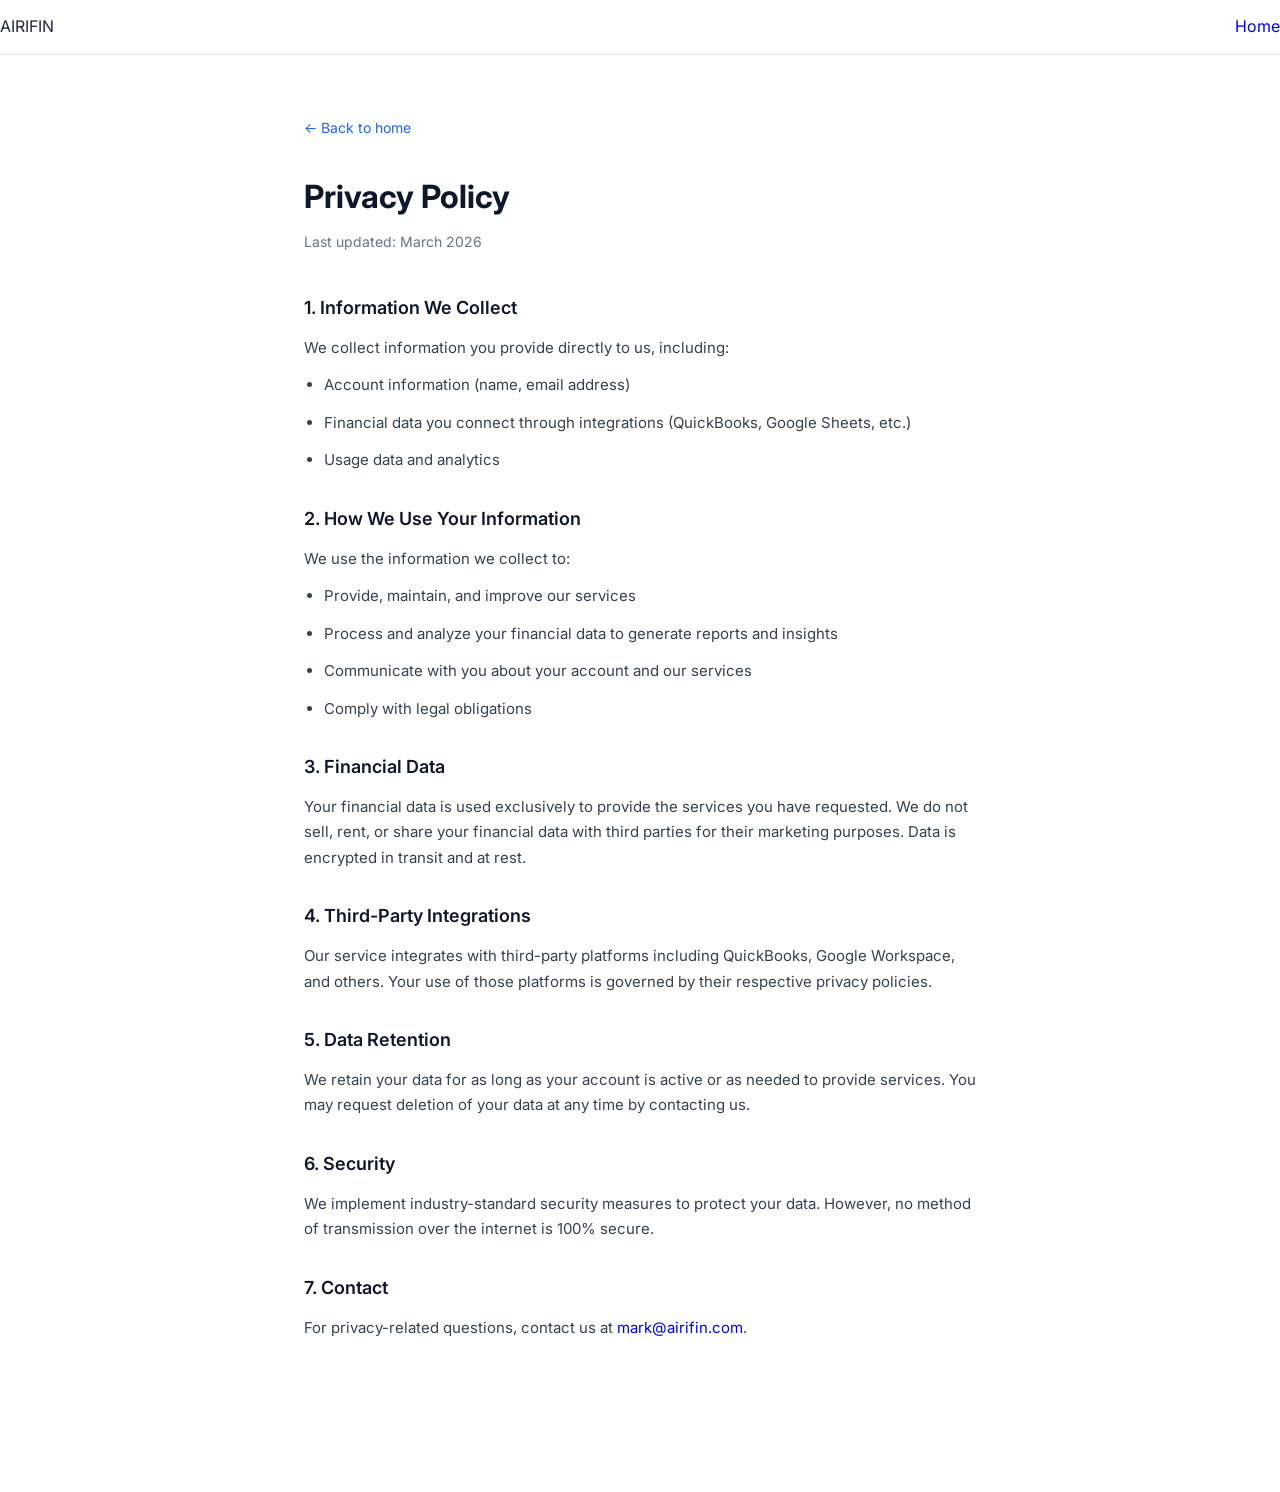
<file: privacy.html>
<!DOCTYPE html>
<html lang="en">
<head>
  <meta charset="UTF-8">
  <meta name="viewport" content="width=device-width, initial-scale=1.0">
  <title>Privacy Policy — AIRIFIN</title>
  <link rel="preconnect" href="https://fonts.googleapis.com">
  <link href="https://fonts.googleapis.com/css2?family=Inter:wght@400;500;600;700&display=swap" rel="stylesheet">
  <link rel="stylesheet" href="style.css">
  <style>
    .legal { max-width: 720px; margin: 60px auto; padding: 0 24px 80px; }
    .legal h1 { font-size: 32px; font-weight: 700; margin-bottom: 8px; color: #0f172a; }
    .legal .date { color: #64748b; font-size: 14px; margin-bottom: 40px; }
    .legal h2 { font-size: 18px; font-weight: 600; margin: 32px 0 12px; color: #0f172a; }
    .legal p, .legal li { font-size: 15px; color: #334155; line-height: 1.7; margin-bottom: 12px; }
    .legal ul { padding-left: 20px; }
    .back { display: inline-block; color: #2563eb; text-decoration: none; font-size: 14px; margin-bottom: 32px; }
  </style>
  <link rel="icon" type="image/png" href="favicon.png">
</head>
<body>
<nav>
  <div class="nav-inner">
    <div class="logo">AIRIFIN</div>
    <a href="/" class="btn-nav">Home</a>
  </div>
</nav>
<div class="legal">
  <a href="/" class="back">← Back to home</a>
  <h1>Privacy Policy</h1>
  <p class="date">Last updated: March 2026</p>

  <h2>1. Information We Collect</h2>
  <p>We collect information you provide directly to us, including:</p>
  <ul>
    <li>Account information (name, email address)</li>
    <li>Financial data you connect through integrations (QuickBooks, Google Sheets, etc.)</li>
    <li>Usage data and analytics</li>
  </ul>

  <h2>2. How We Use Your Information</h2>
  <p>We use the information we collect to:</p>
  <ul>
    <li>Provide, maintain, and improve our services</li>
    <li>Process and analyze your financial data to generate reports and insights</li>
    <li>Communicate with you about your account and our services</li>
    <li>Comply with legal obligations</li>
  </ul>

  <h2>3. Financial Data</h2>
  <p>Your financial data is used exclusively to provide the services you have requested. We do not sell, rent, or share your financial data with third parties for their marketing purposes. Data is encrypted in transit and at rest.</p>

  <h2>4. Third-Party Integrations</h2>
  <p>Our service integrates with third-party platforms including QuickBooks, Google Workspace, and others. Your use of those platforms is governed by their respective privacy policies.</p>

  <h2>5. Data Retention</h2>
  <p>We retain your data for as long as your account is active or as needed to provide services. You may request deletion of your data at any time by contacting us.</p>

  <h2>6. Security</h2>
  <p>We implement industry-standard security measures to protect your data. However, no method of transmission over the internet is 100% secure.</p>

  <h2>7. Contact</h2>
  <p>For privacy-related questions, contact us at <a href="mailto:mark@airifin.com">mark@airifin.com</a>.</p>
</div>
</body>
</html>
</file>
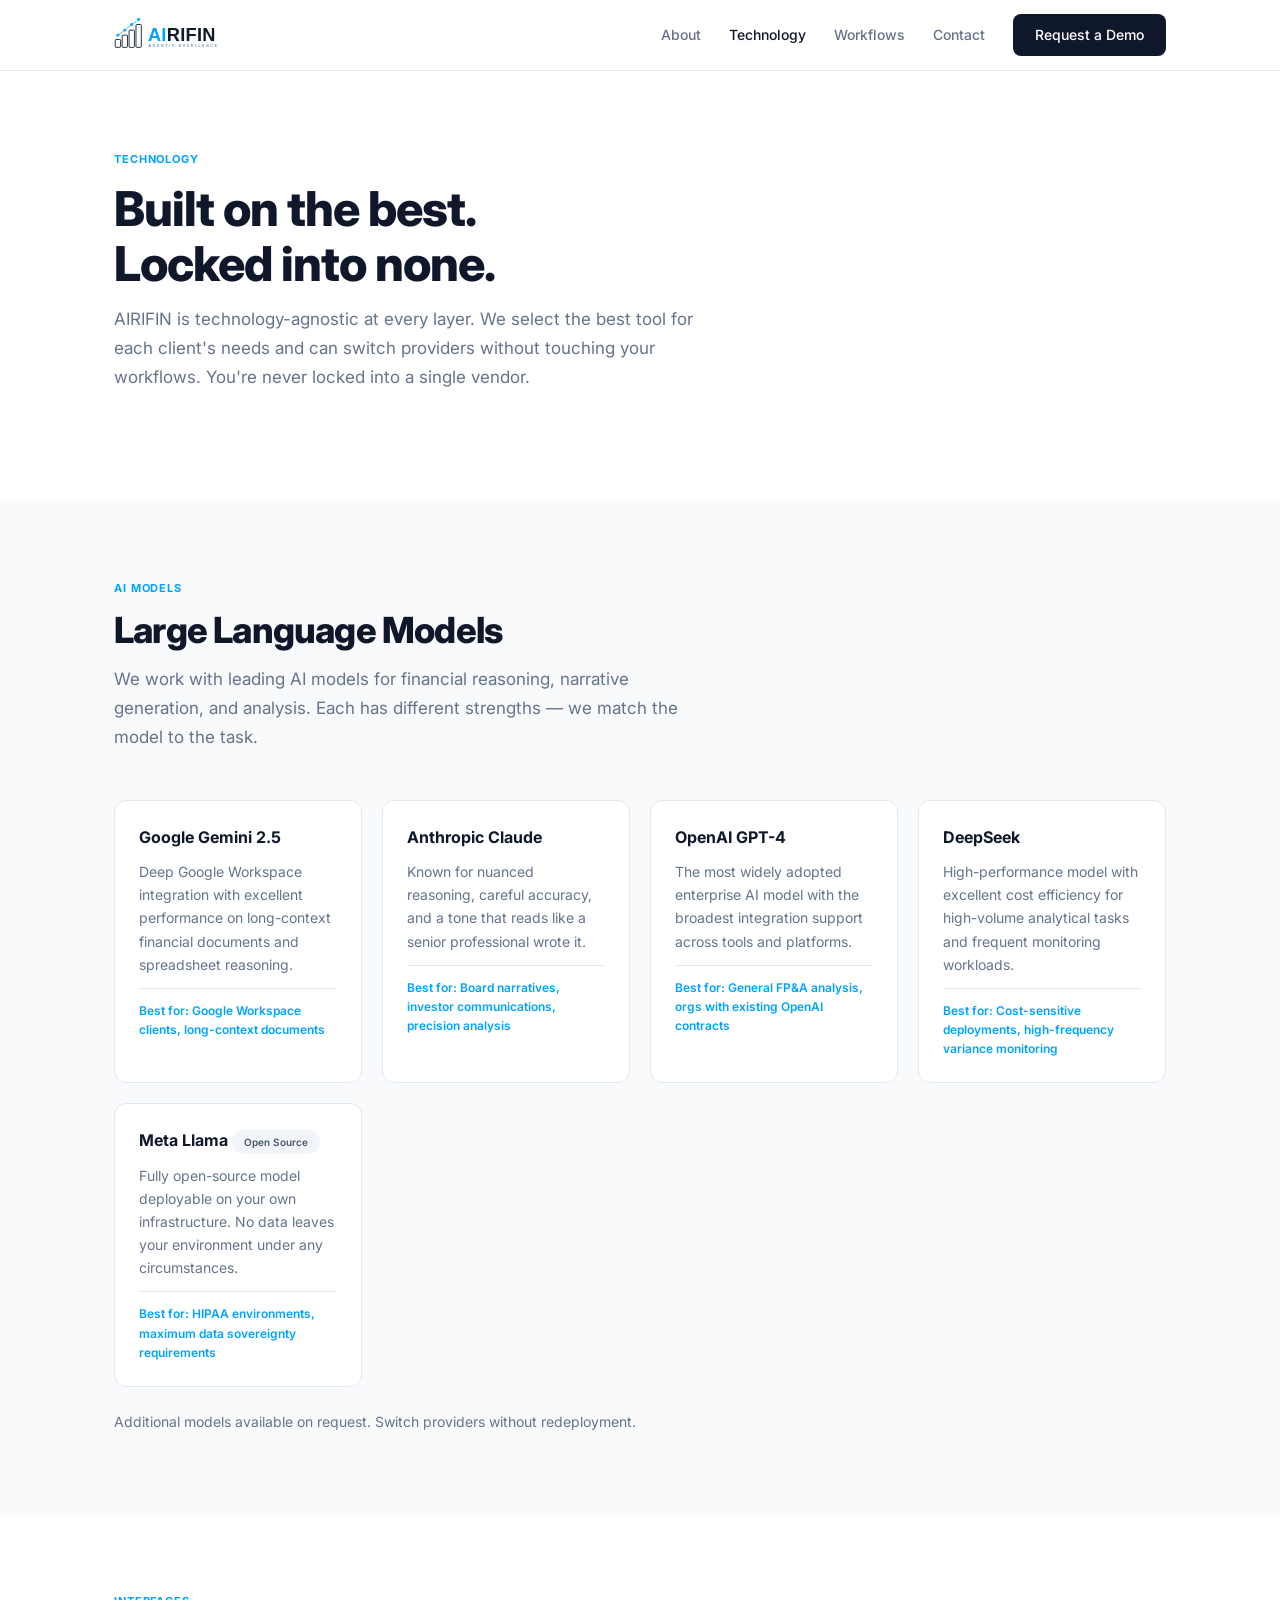
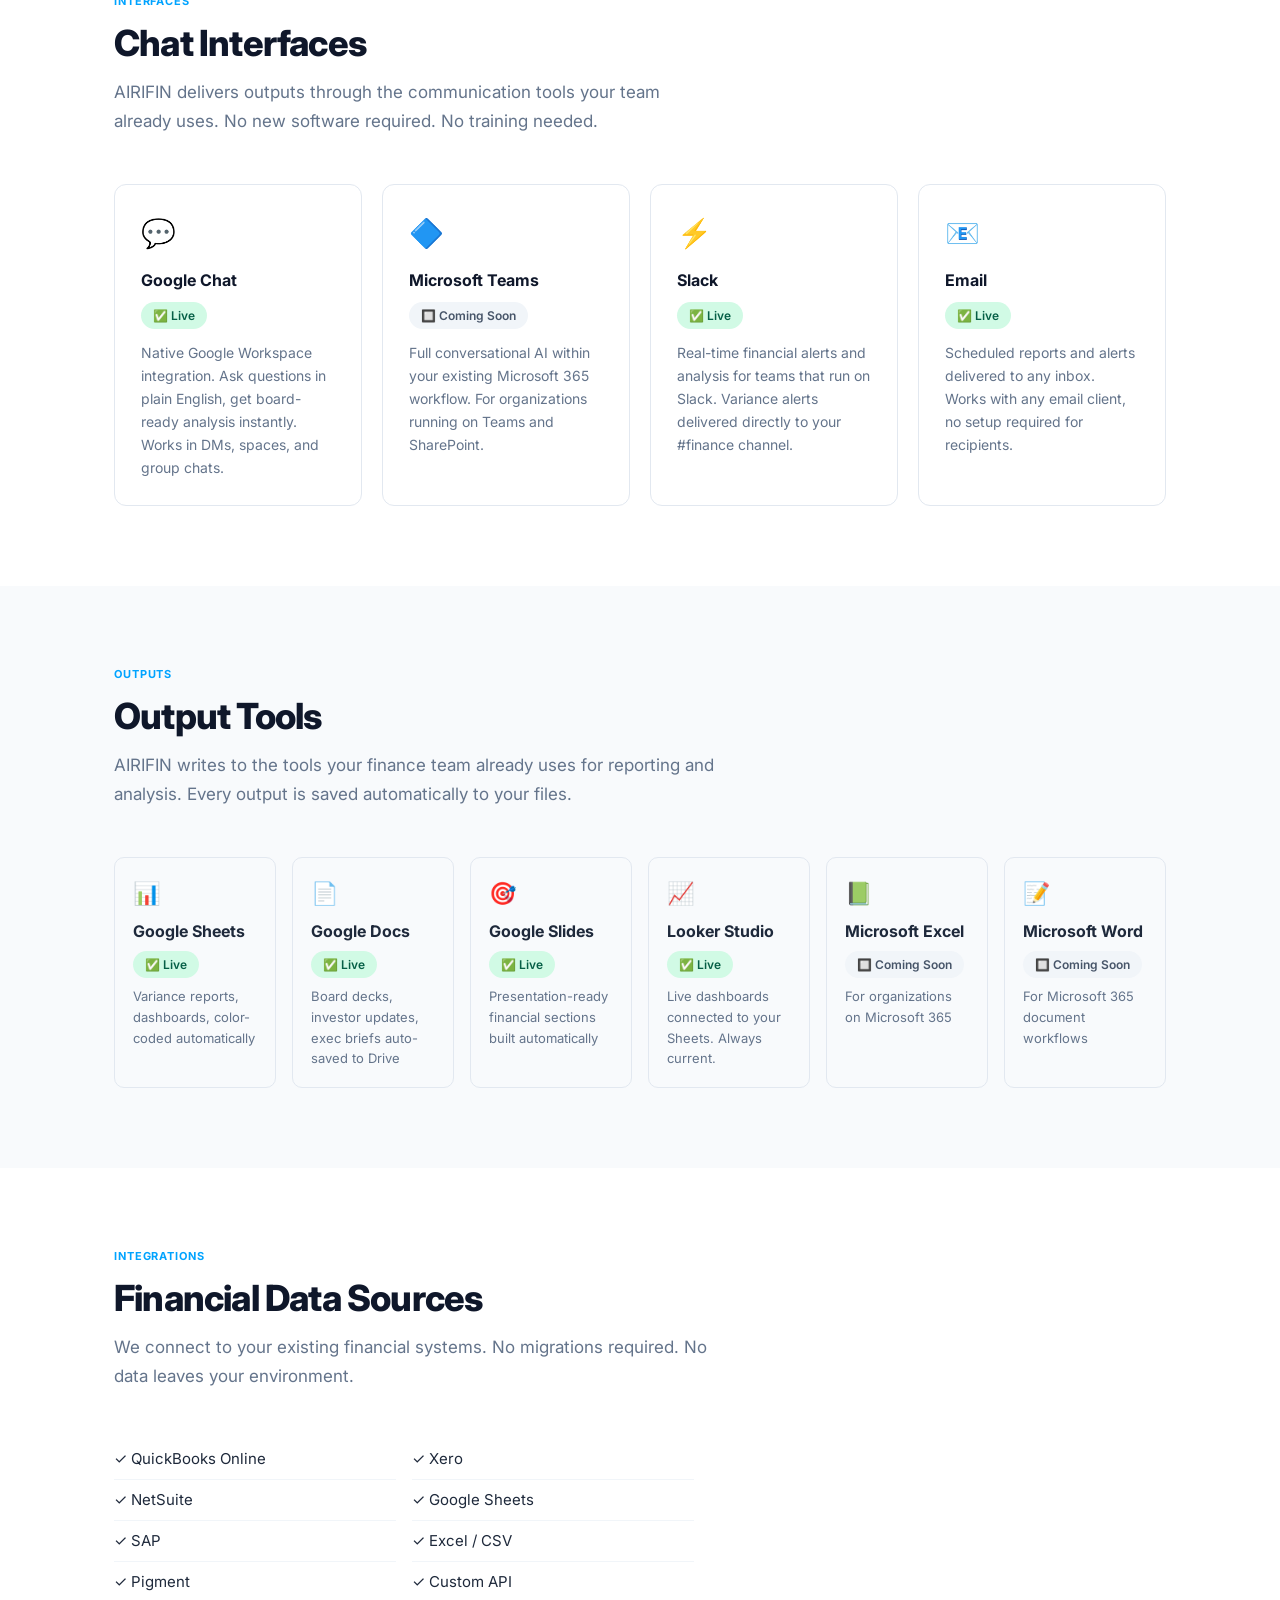
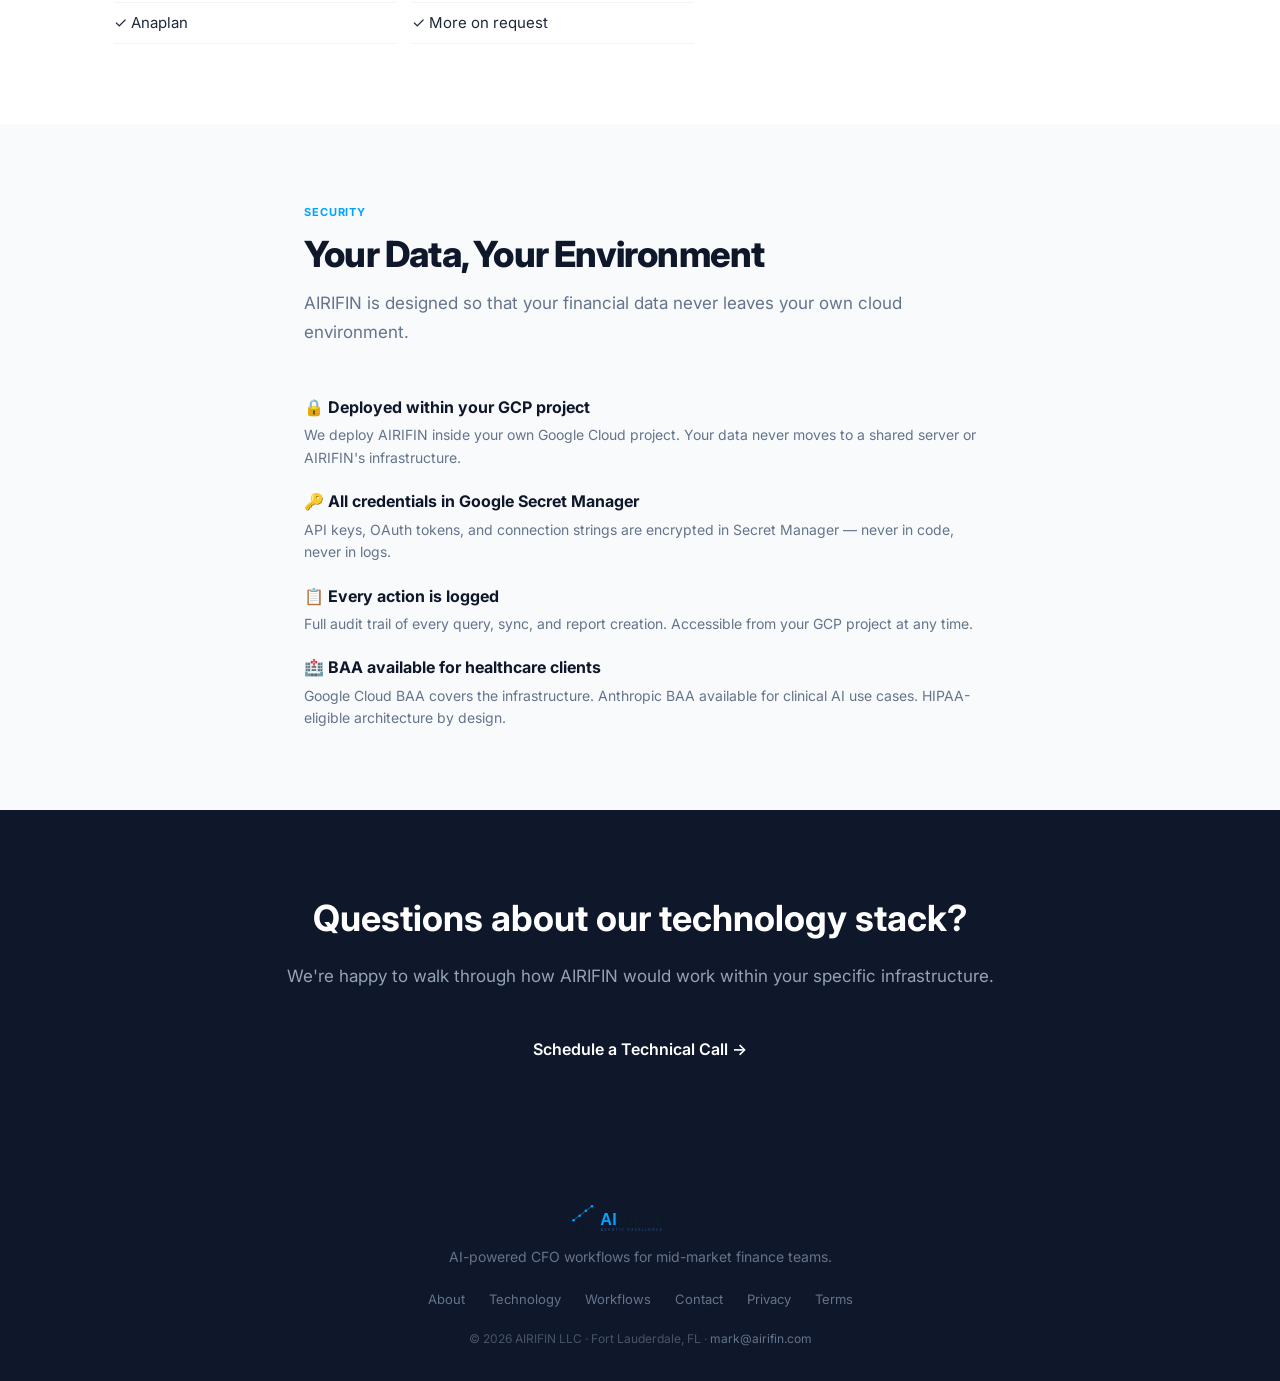
<file: technology.html>
<!DOCTYPE html>
<html lang="en">
<head>
  <meta charset="UTF-8">
  <meta name="viewport" content="width=device-width, initial-scale=1.0">
  <meta name="description" content="AIRIFIN works with leading AI models, chat interfaces, and output tools. Technology-agnostic at every layer.">
  <title>Technology — AIRIFIN</title>
  <link rel="preconnect" href="https://fonts.googleapis.com">
  <link rel="preconnect" href="https://fonts.gstatic.com" crossorigin>
  <link href="https://fonts.googleapis.com/css2?family=Inter:wght@300;400;500;600;700;800&display=swap" rel="stylesheet">
  <link rel="stylesheet" href="style.css">
  <link rel="icon" type="image/png" href="favicon.png">
</head>
<body>

<nav>
  <div class="container nav-inner">
    <a href="index.html" class="nav-logo"><img src="airifin-logo.svg" alt="AIRIFIN" height="36" style="display:block;"></a>
    <button class="menu-toggle" aria-label="Toggle menu">☰</button>
    <div class="nav-links">
      <a href="about.html">About</a>
      <a href="technology.html" class="active">Technology</a>
      <a href="workflows.html">Workflows</a>
      <a href="contact.html">Contact</a>
      <a href="mailto:mark@airifin.com" class="btn-primary">Request a Demo</a>
    </div>
  </div>
</nav>

<section class="page-hero section">
  <div class="container">
    <p class="section-label fade-in">Technology</p>
    <h1 class="section-title fade-in" style="font-size:48px;letter-spacing:-1px;">Built on the best.<br>Locked into none.</h1>
    <p class="section-subtitle fade-in">AIRIFIN is technology-agnostic at every layer. We select the best tool for each client's needs and can switch providers without touching your workflows. You're never locked into a single vendor.</p>
  </div>
</section>

<!-- LLM Section -->
<section class="section section-gray">
  <div class="container">
    <p class="section-label fade-in">AI Models</p>
    <h2 class="section-title fade-in">Large Language Models</h2>
    <p class="section-subtitle fade-in">We work with leading AI models for financial reasoning, narrative generation, and analysis. Each has different strengths — we match the model to the task.</p>
    <div class="llm-grid fade-in">
      <div class="llm-card card">
        <div class="llm-name">Google Gemini 2.5</div>
        <p>Deep Google Workspace integration with excellent performance on long-context financial documents and spreadsheet reasoning.</p>
        <div class="best-for">Best for: Google Workspace clients, long-context documents</div>
      </div>
      <div class="llm-card card">
        <div class="llm-name">Anthropic Claude</div>
        <p>Known for nuanced reasoning, careful accuracy, and a tone that reads like a senior professional wrote it.</p>
        <div class="best-for">Best for: Board narratives, investor communications, precision analysis</div>
      </div>
      <div class="llm-card card">
        <div class="llm-name">OpenAI GPT-4</div>
        <p>The most widely adopted enterprise AI model with the broadest integration support across tools and platforms.</p>
        <div class="best-for">Best for: General FP&amp;A analysis, orgs with existing OpenAI contracts</div>
      </div>
      <div class="llm-card card">
        <div class="llm-name">DeepSeek</div>
        <p>High-performance model with excellent cost efficiency for high-volume analytical tasks and frequent monitoring workloads.</p>
        <div class="best-for">Best for: Cost-sensitive deployments, high-frequency variance monitoring</div>
      </div>
      <div class="llm-card card">
        <div class="llm-name">Meta Llama <span class="badge badge-gray" style="font-size:10px;vertical-align:middle;">Open Source</span></div>
        <p>Fully open-source model deployable on your own infrastructure. No data leaves your environment under any circumstances.</p>
        <div class="best-for">Best for: HIPAA environments, maximum data sovereignty requirements</div>
      </div>
    </div>
    <p class="fade-in" style="margin-top:24px;font-size:14px;color:#64748B;">Additional models available on request. Switch providers without redeployment.</p>
  </div>
</section>

<!-- Chat Interfaces -->
<section class="section">
  <div class="container">
    <p class="section-label fade-in">Interfaces</p>
    <h2 class="section-title fade-in">Chat Interfaces</h2>
    <p class="section-subtitle fade-in">AIRIFIN delivers outputs through the communication tools your team already uses. No new software required. No training needed.</p>
    <div class="card-grid fade-in">
      <div class="card">
        <div style="font-size:28px;margin-bottom:12px;">💬</div>
        <h3 style="margin-bottom:8px;">Google Chat</h3>
        <span class="badge badge-green" style="margin-bottom:12px;display:inline-block;">✅ Live</span>
        <p style="color:#64748B;font-size:14px;">Native Google Workspace integration. Ask questions in plain English, get board-ready analysis instantly. Works in DMs, spaces, and group chats.</p>
      </div>
      <div class="card">
        <div style="font-size:28px;margin-bottom:12px;">🔷</div>
        <h3 style="margin-bottom:8px;">Microsoft Teams</h3>
        <span class="badge badge-gray" style="margin-bottom:12px;display:inline-block;">🔲 Coming Soon</span>
        <p style="color:#64748B;font-size:14px;">Full conversational AI within your existing Microsoft 365 workflow. For organizations running on Teams and SharePoint.</p>
      </div>
      <div class="card">
        <div style="font-size:28px;margin-bottom:12px;">⚡</div>
        <h3 style="margin-bottom:8px;">Slack</h3>
        <span class="badge badge-green" style="margin-bottom:12px;display:inline-block;">✅ Live</span>
        <p style="color:#64748B;font-size:14px;">Real-time financial alerts and analysis for teams that run on Slack. Variance alerts delivered directly to your #finance channel.</p>
      </div>
      <div class="card">
        <div style="font-size:28px;margin-bottom:12px;">📧</div>
        <h3 style="margin-bottom:8px;">Email</h3>
        <span class="badge badge-green" style="margin-bottom:12px;display:inline-block;">✅ Live</span>
        <p style="color:#64748B;font-size:14px;">Scheduled reports and alerts delivered to any inbox. Works with any email client, no setup required for recipients.</p>
      </div>
    </div>
  </div>
</section>

<!-- Output Tools -->
<section class="section section-gray">
  <div class="container">
    <p class="section-label fade-in">Outputs</p>
    <h2 class="section-title fade-in">Output Tools</h2>
    <p class="section-subtitle fade-in">AIRIFIN writes to the tools your finance team already uses for reporting and analysis. Every output is saved automatically to your files.</p>
    <div class="output-grid fade-in">
      <div class="output-item">
        <div style="font-size:22px;margin-bottom:8px;">📊</div>
        <strong>Google Sheets</strong>
        <span class="badge badge-green" style="display:block;margin-top:6px;width:fit-content;">✅ Live</span>
        <p style="font-size:13px;color:#64748B;margin-top:8px;">Variance reports, dashboards, color-coded automatically</p>
      </div>
      <div class="output-item">
        <div style="font-size:22px;margin-bottom:8px;">📄</div>
        <strong>Google Docs</strong>
        <span class="badge badge-green" style="display:block;margin-top:6px;width:fit-content;">✅ Live</span>
        <p style="font-size:13px;color:#64748B;margin-top:8px;">Board decks, investor updates, exec briefs auto-saved to Drive</p>
      </div>
      <div class="output-item">
        <div style="font-size:22px;margin-bottom:8px;">🎯</div>
        <strong>Google Slides</strong>
        <span class="badge badge-green" style="display:block;margin-top:6px;width:fit-content;">✅ Live</span>
        <p style="font-size:13px;color:#64748B;margin-top:8px;">Presentation-ready financial sections built automatically</p>
      </div>
      <div class="output-item">
        <div style="font-size:22px;margin-bottom:8px;">📈</div>
        <strong>Looker Studio</strong>
        <span class="badge badge-green" style="display:block;margin-top:6px;width:fit-content;">✅ Live</span>
        <p style="font-size:13px;color:#64748B;margin-top:8px;">Live dashboards connected to your Sheets. Always current.</p>
      </div>
      <div class="output-item">
        <div style="font-size:22px;margin-bottom:8px;">📗</div>
        <strong>Microsoft Excel</strong>
        <span class="badge badge-gray" style="display:block;margin-top:6px;width:fit-content;">🔲 Coming Soon</span>
        <p style="font-size:13px;color:#64748B;margin-top:8px;">For organizations on Microsoft 365</p>
      </div>
      <div class="output-item">
        <div style="font-size:22px;margin-bottom:8px;">📝</div>
        <strong>Microsoft Word</strong>
        <span class="badge badge-gray" style="display:block;margin-top:6px;width:fit-content;">🔲 Coming Soon</span>
        <p style="font-size:13px;color:#64748B;margin-top:8px;">For Microsoft 365 document workflows</p>
      </div>
    </div>
  </div>
</section>

<!-- Data Sources -->
<section class="section">
  <div class="container">
    <p class="section-label fade-in">Integrations</p>
    <h2 class="section-title fade-in">Financial Data Sources</h2>
    <p class="section-subtitle fade-in">We connect to your existing financial systems. No migrations required. No data leaves your environment.</p>
    <div class="datasource-grid fade-in">
      <ul class="datasource-list">
        <li>✓ QuickBooks Online</li>
        <li>✓ NetSuite</li>
        <li>✓ SAP</li>
        <li>✓ Pigment</li>
        <li>✓ Anaplan</li>
      </ul>
      <ul class="datasource-list">
        <li>✓ Xero</li>
        <li>✓ Google Sheets</li>
        <li>✓ Excel / CSV</li>
        <li>✓ Custom API</li>
        <li>✓ More on request</li>
      </ul>
    </div>
  </div>
</section>

<!-- Security -->
<section class="section section-gray">
  <div class="container" style="max-width:720px;">
    <p class="section-label fade-in">Security</p>
    <h2 class="section-title fade-in">Your Data, Your Environment</h2>
    <p class="section-subtitle fade-in">AIRIFIN is designed so that your financial data never leaves your own cloud environment.</p>
    <div class="security-points fade-in">
      <div class="security-point">
        <strong>🔒 Deployed within your GCP project</strong>
        <p>We deploy AIRIFIN inside your own Google Cloud project. Your data never moves to a shared server or AIRIFIN's infrastructure.</p>
      </div>
      <div class="security-point">
        <strong>🔑 All credentials in Google Secret Manager</strong>
        <p>API keys, OAuth tokens, and connection strings are encrypted in Secret Manager — never in code, never in logs.</p>
      </div>
      <div class="security-point">
        <strong>📋 Every action is logged</strong>
        <p>Full audit trail of every query, sync, and report creation. Accessible from your GCP project at any time.</p>
      </div>
      <div class="security-point">
        <strong>🏥 BAA available for healthcare clients</strong>
        <p>Google Cloud BAA covers the infrastructure. Anthropic BAA available for clinical AI use cases. HIPAA-eligible architecture by design.</p>
      </div>
    </div>
  </div>
</section>

<section class="section section-navy">
  <div class="container" style="text-align:center;">
    <h2 style="font-size:36px;font-weight:700;margin-bottom:16px;color:white;">Questions about our technology stack?</h2>
    <p style="color:#94A3B8;margin-bottom:32px;font-size:17px;">We're happy to walk through how AIRIFIN would work within your specific infrastructure.</p>
    <a href="mailto:mark@airifin.com" class="btn-primary" style="font-size:16px;padding:14px 32px;">Schedule a Technical Call →</a>
  </div>
</section>

<footer>
  <div class="container footer-inner">
    <div class="footer-logo"><img src="airifin-logo.svg" alt="AIRIFIN" height="32" style="display:block;margin:0 auto;"></div>
    <p class="footer-tagline">AI-powered CFO workflows for mid-market finance teams.</p>
    <div class="footer-links">
      <a href="about.html">About</a>
      <a href="technology.html">Technology</a>
      <a href="workflows.html">Workflows</a>
      <a href="contact.html">Contact</a>
      <a href="privacy.html">Privacy</a>
      <a href="terms.html">Terms</a>
    </div>
    <p class="footer-copy">© 2026 AIRIFIN LLC · Fort Lauderdale, FL · <a href="mailto:mark@airifin.com">mark@airifin.com</a></p>
  </div>
</footer>

<script src="script.js"></script>
</body>
</html>
</file>
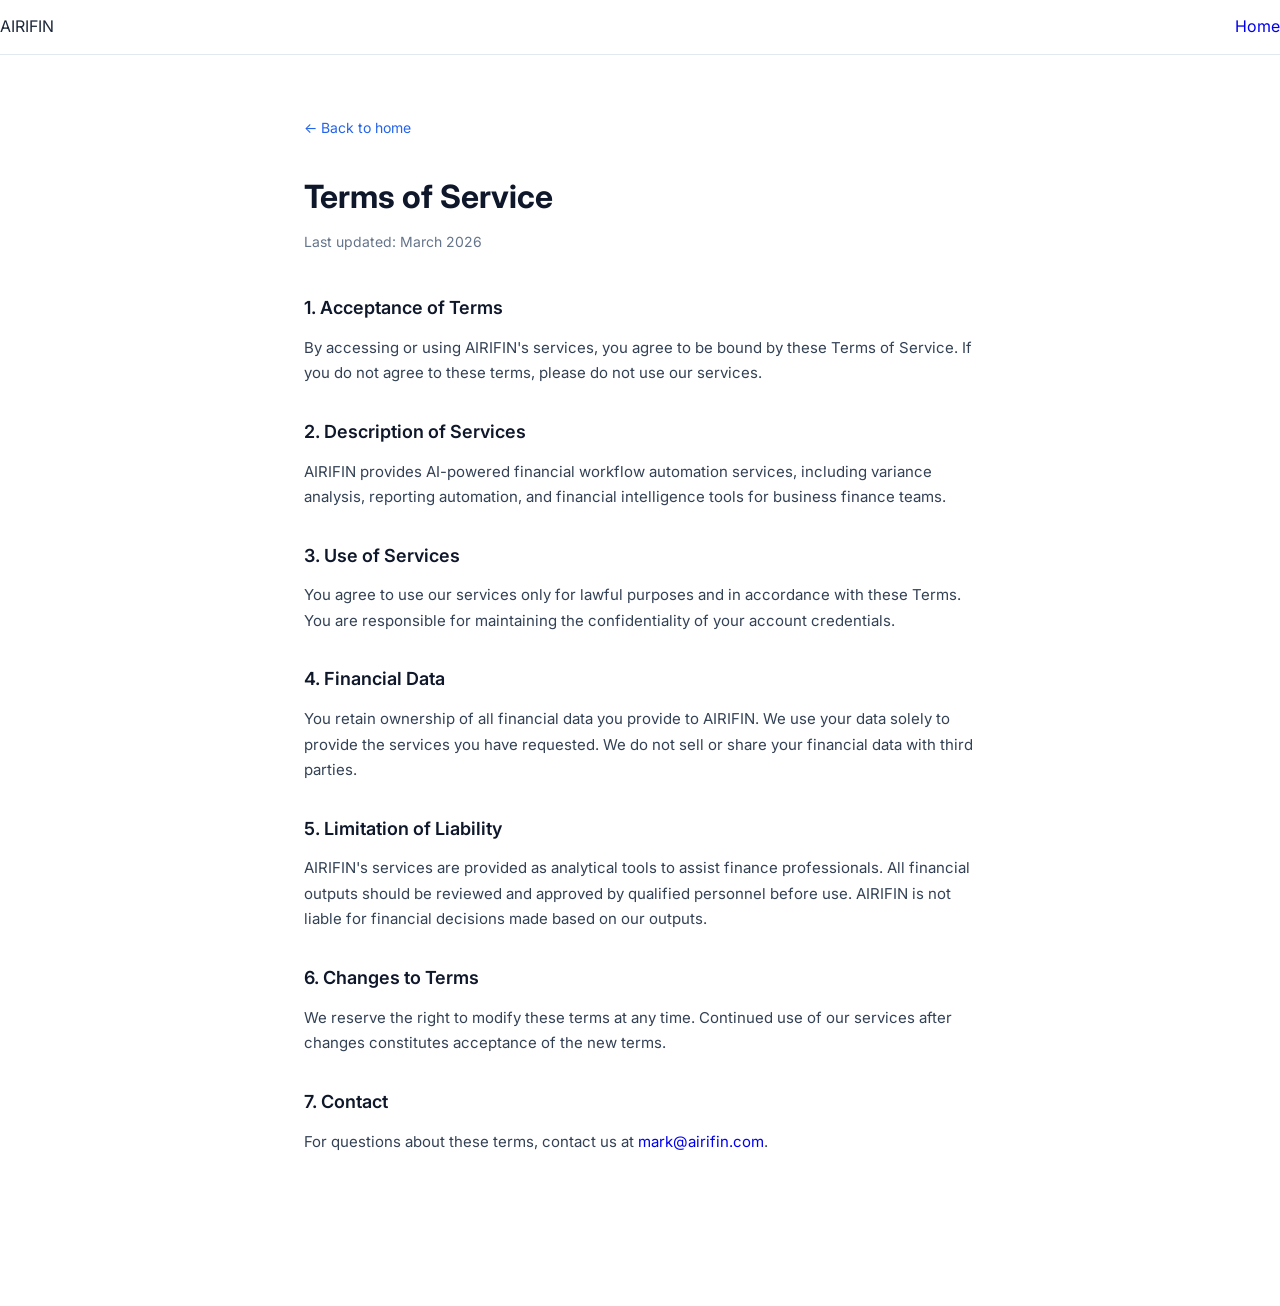
<file: terms.html>
<!DOCTYPE html>
<html lang="en">
<head>
  <meta charset="UTF-8">
  <meta name="viewport" content="width=device-width, initial-scale=1.0">
  <title>Terms of Service — AIRIFIN</title>
  <link rel="preconnect" href="https://fonts.googleapis.com">
  <link href="https://fonts.googleapis.com/css2?family=Inter:wght@400;500;600;700&display=swap" rel="stylesheet">
  <link rel="stylesheet" href="style.css">
  <style>
    .legal { max-width: 720px; margin: 60px auto; padding: 0 24px 80px; }
    .legal h1 { font-size: 32px; font-weight: 700; margin-bottom: 8px; color: #0f172a; }
    .legal .date { color: #64748b; font-size: 14px; margin-bottom: 40px; }
    .legal h2 { font-size: 18px; font-weight: 600; margin: 32px 0 12px; color: #0f172a; }
    .legal p, .legal li { font-size: 15px; color: #334155; line-height: 1.7; margin-bottom: 12px; }
    .legal ul { padding-left: 20px; }
    .back { display: inline-block; color: #2563eb; text-decoration: none; font-size: 14px; margin-bottom: 32px; }
  </style>
  <link rel="icon" type="image/png" href="favicon.png">
</head>
<body>
<nav>
  <div class="nav-inner">
    <div class="logo">AIRIFIN</div>
    <a href="/" class="btn-nav">Home</a>
  </div>
</nav>
<div class="legal">
  <a href="/" class="back">← Back to home</a>
  <h1>Terms of Service</h1>
  <p class="date">Last updated: March 2026</p>

  <h2>1. Acceptance of Terms</h2>
  <p>By accessing or using AIRIFIN's services, you agree to be bound by these Terms of Service. If you do not agree to these terms, please do not use our services.</p>

  <h2>2. Description of Services</h2>
  <p>AIRIFIN provides AI-powered financial workflow automation services, including variance analysis, reporting automation, and financial intelligence tools for business finance teams.</p>

  <h2>3. Use of Services</h2>
  <p>You agree to use our services only for lawful purposes and in accordance with these Terms. You are responsible for maintaining the confidentiality of your account credentials.</p>

  <h2>4. Financial Data</h2>
  <p>You retain ownership of all financial data you provide to AIRIFIN. We use your data solely to provide the services you have requested. We do not sell or share your financial data with third parties.</p>

  <h2>5. Limitation of Liability</h2>
  <p>AIRIFIN's services are provided as analytical tools to assist finance professionals. All financial outputs should be reviewed and approved by qualified personnel before use. AIRIFIN is not liable for financial decisions made based on our outputs.</p>

  <h2>6. Changes to Terms</h2>
  <p>We reserve the right to modify these terms at any time. Continued use of our services after changes constitutes acceptance of the new terms.</p>

  <h2>7. Contact</h2>
  <p>For questions about these terms, contact us at <a href="mailto:mark@airifin.com">mark@airifin.com</a>.</p>
</div>
</body>
</html>
</file>
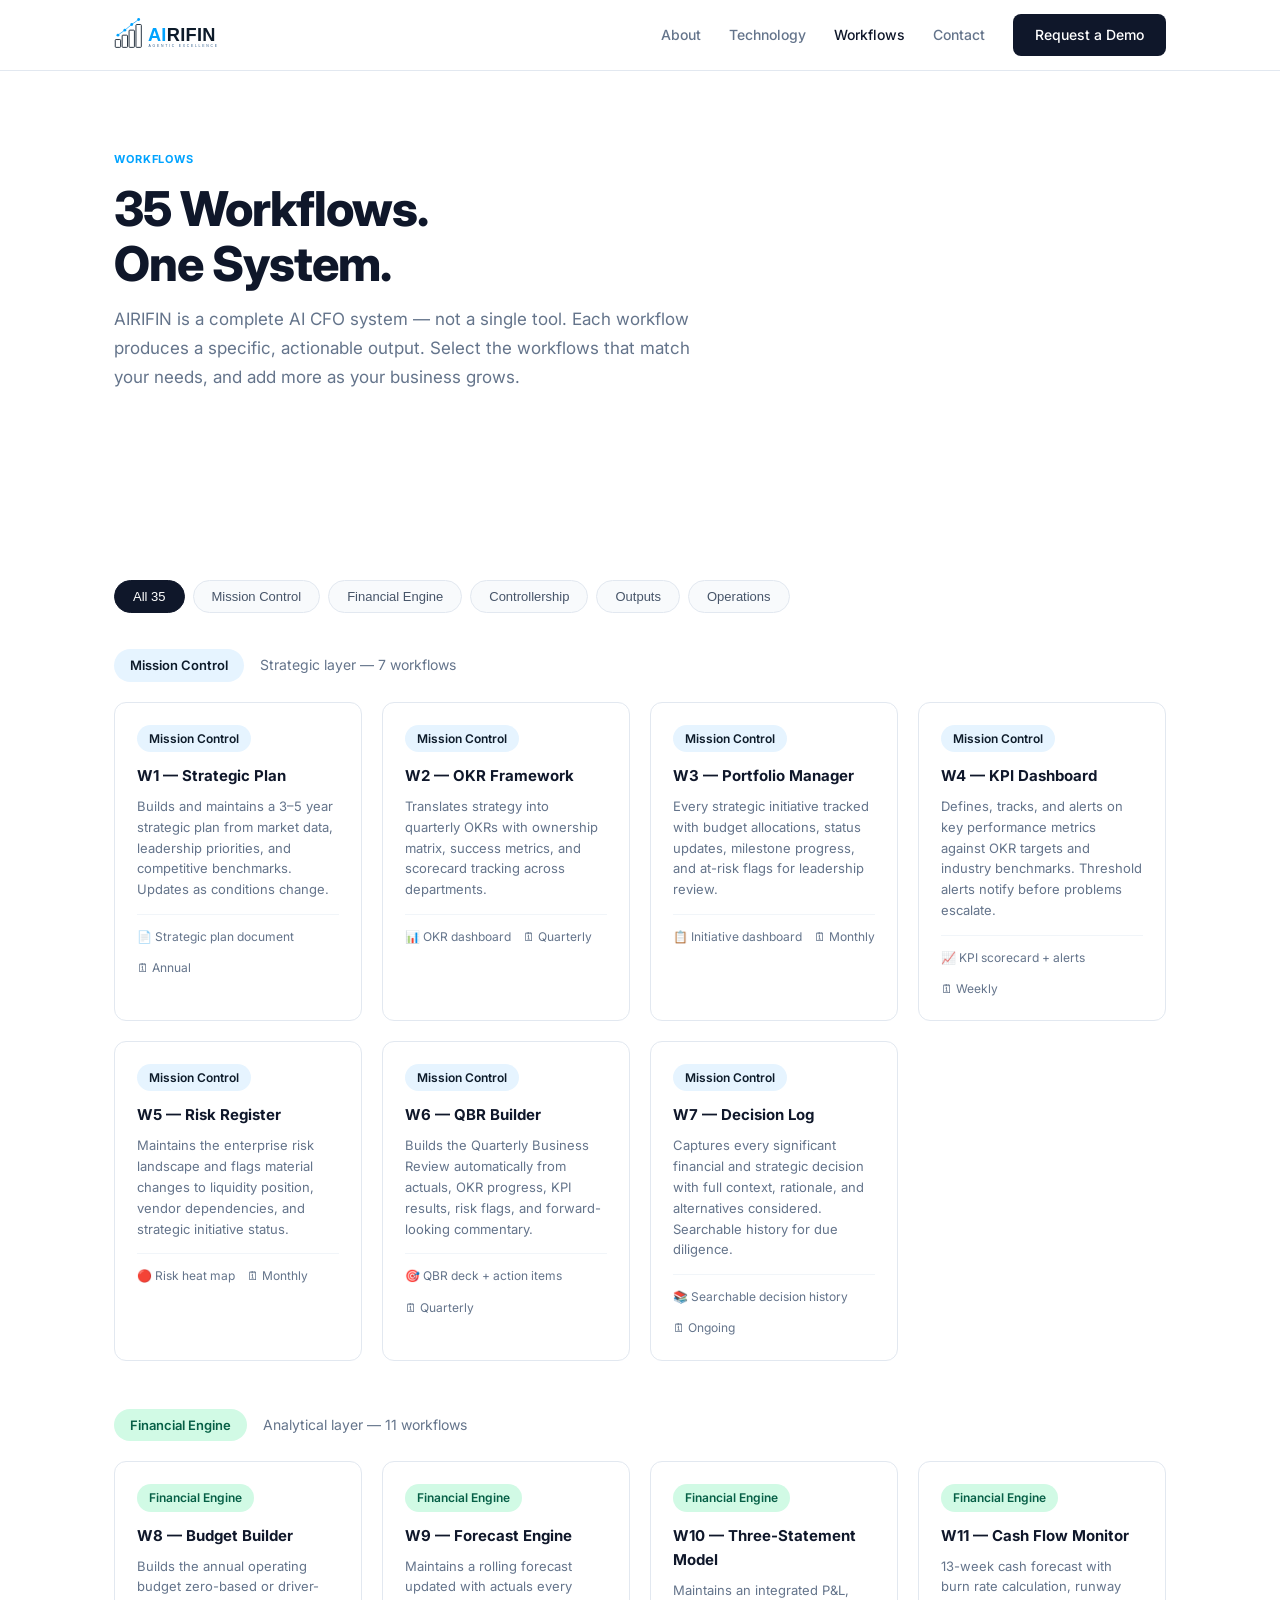
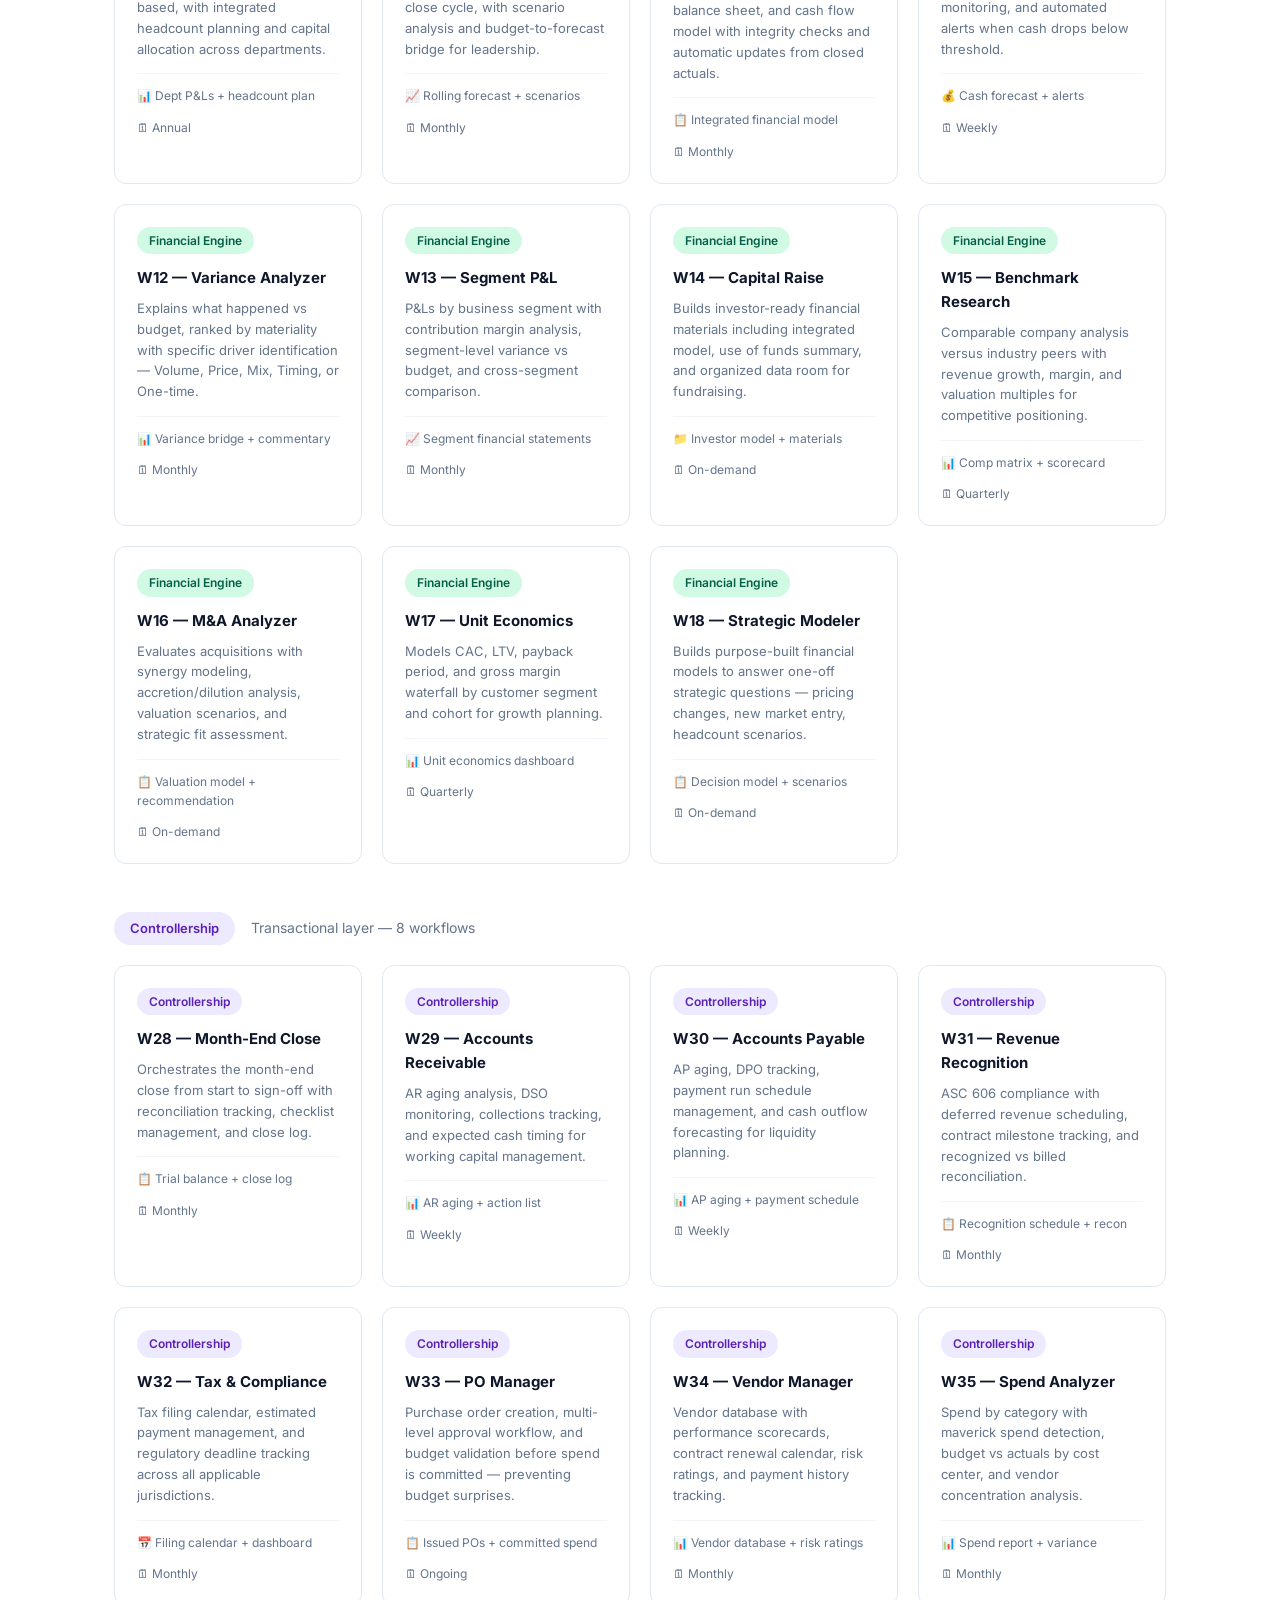
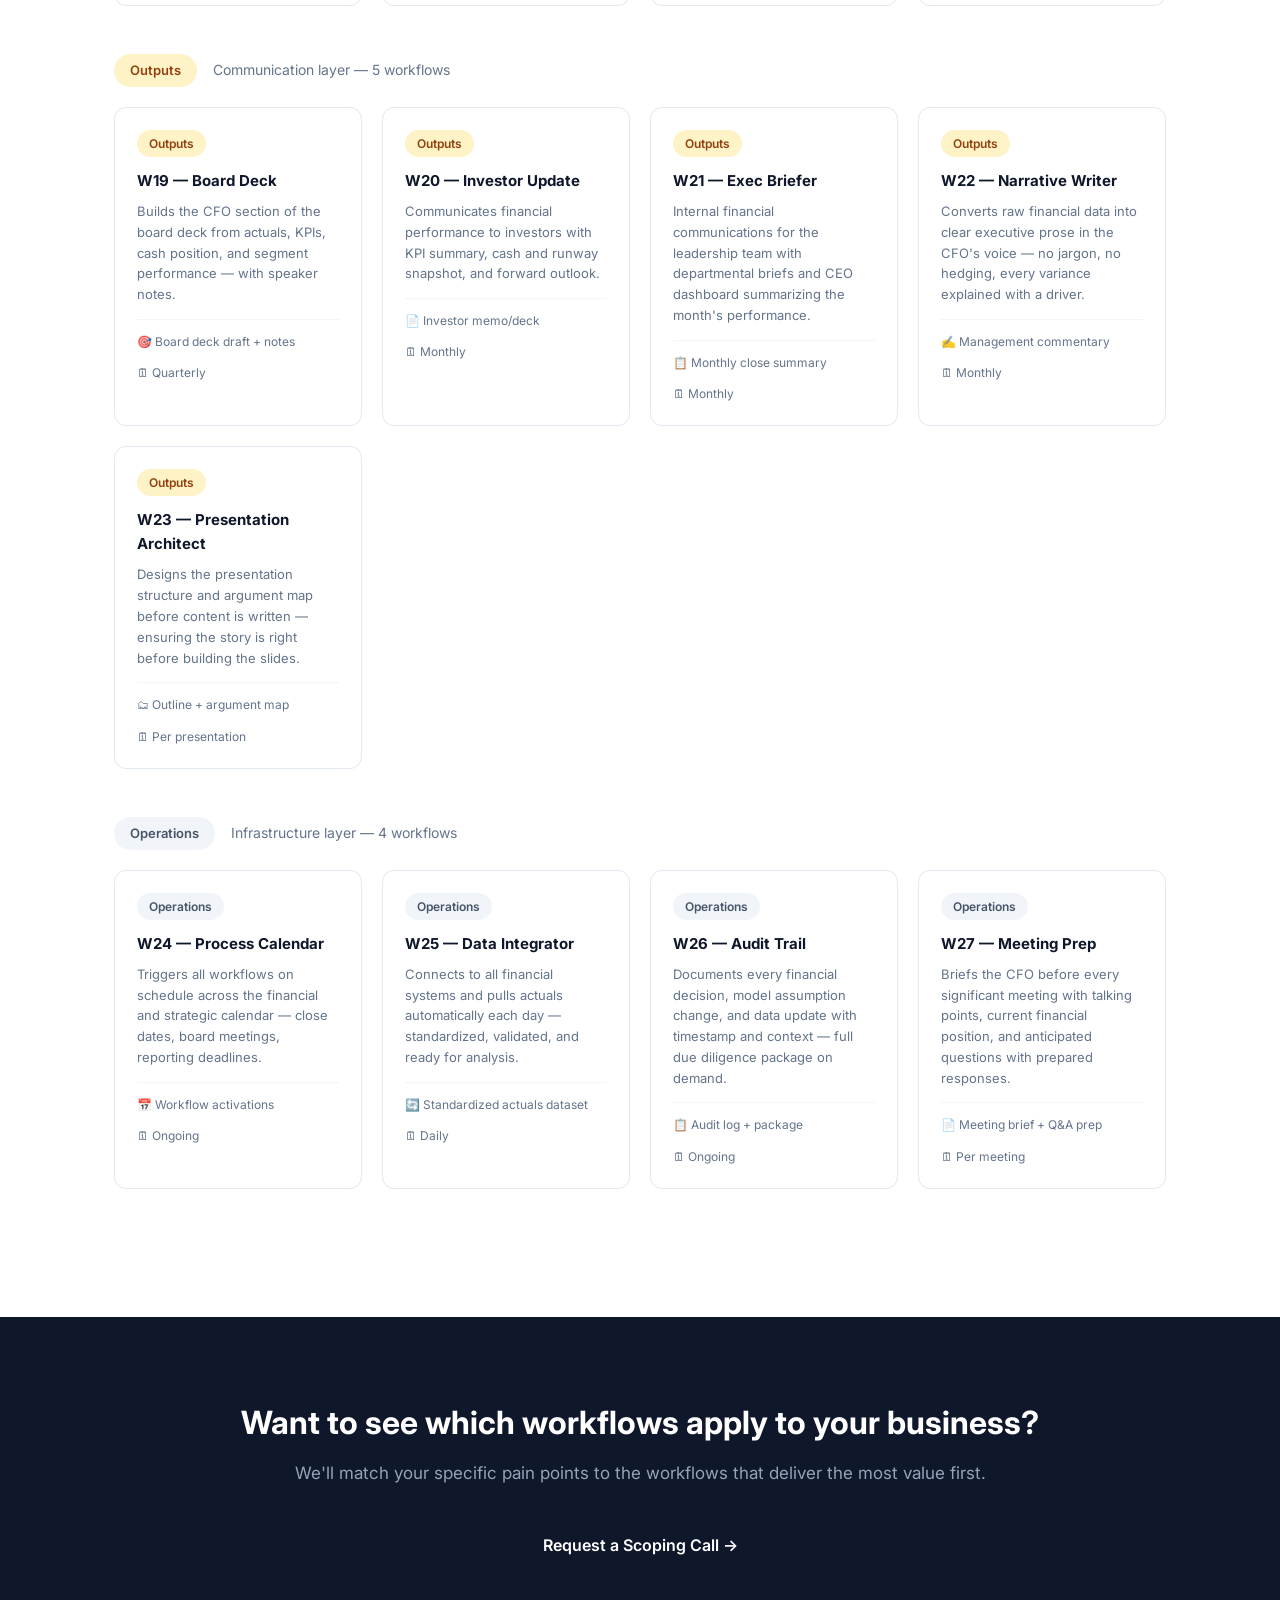
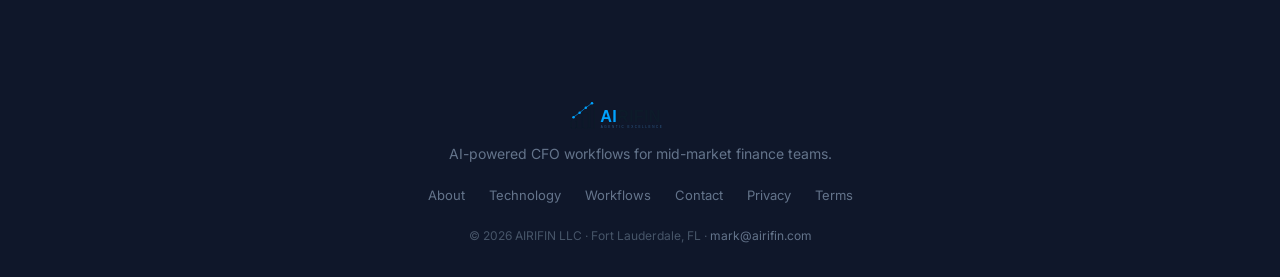
<file: workflows.html>
<!DOCTYPE html>
<html lang="en">
<head>
  <meta charset="UTF-8">
  <meta name="viewport" content="width=device-width, initial-scale=1.0">
  <meta name="description" content="AIRIFIN's 35 CFO workflows cover everything from variance analysis to board decks, investor updates, and month-end close.">
  <title>Workflows — AIRIFIN</title>
  <link rel="preconnect" href="https://fonts.googleapis.com">
  <link rel="preconnect" href="https://fonts.gstatic.com" crossorigin>
  <link href="https://fonts.googleapis.com/css2?family=Inter:wght@300;400;500;600;700;800&display=swap" rel="stylesheet">
  <link rel="stylesheet" href="style.css">
  <link rel="icon" type="image/png" href="favicon.png">
</head>
<body>

<nav>
  <div class="container nav-inner">
    <a href="index.html" class="nav-logo"><img src="airifin-logo.svg" alt="AIRIFIN" height="36" style="display:block;"></a>
    <button class="menu-toggle" aria-label="Toggle menu">☰</button>
    <div class="nav-links">
      <a href="about.html">About</a>
      <a href="technology.html">Technology</a>
      <a href="workflows.html" class="active">Workflows</a>
      <a href="contact.html">Contact</a>
      <a href="mailto:mark@airifin.com" class="btn-primary">Request a Demo</a>
    </div>
  </div>
</nav>

<section class="page-hero section">
  <div class="container">
    <p class="section-label fade-in">Workflows</p>
    <h1 class="section-title fade-in" style="font-size:48px;letter-spacing:-1px;">35 Workflows.<br>One System.</h1>
    <p class="section-subtitle fade-in">AIRIFIN is a complete AI CFO system — not a single tool. Each workflow produces a specific, actionable output. Select the workflows that match your needs, and add more as your business grows.</p>
  </div>
</section>

<section class="section">
  <div class="container">
    <div class="filter-bar fade-in">
      <button class="filter-btn active" data-filter="all">All 35</button>
      <button class="filter-btn" data-filter="mission-control">Mission Control</button>
      <button class="filter-btn" data-filter="financial-engine">Financial Engine</button>
      <button class="filter-btn" data-filter="controllership">Controllership</button>
      <button class="filter-btn" data-filter="outputs">Outputs</button>
      <button class="filter-btn" data-filter="operations">Operations</button>
    </div>

    <!-- GROUP: MISSION CONTROL -->
    <div class="workflow-group fade-in" id="group-mission-control">
      <div class="workflow-group-header">
        <span class="badge badge-blue" style="font-size:13px;padding:6px 16px;">Mission Control</span>
        <span style="color:#64748B;font-size:14px;margin-left:12px;">Strategic layer — 7 workflows</span>
      </div>
      <div class="card-grid">
        <div class="workflow-card card" data-group="mission-control">
          <div style="margin-bottom:12px;"><span class="badge badge-blue">Mission Control</span></div>
          <h3>W1 — Strategic Plan</h3>
          <p>Builds and maintains a 3–5 year strategic plan from market data, leadership priorities, and competitive benchmarks. Updates as conditions change.</p>
          <div class="workflow-meta">
            <span class="workflow-output">📄 Strategic plan document</span>
            <span class="workflow-cadence">🗓 Annual</span>
          </div>
        </div>
        <div class="workflow-card card" data-group="mission-control">
          <div style="margin-bottom:12px;"><span class="badge badge-blue">Mission Control</span></div>
          <h3>W2 — OKR Framework</h3>
          <p>Translates strategy into quarterly OKRs with ownership matrix, success metrics, and scorecard tracking across departments.</p>
          <div class="workflow-meta">
            <span class="workflow-output">📊 OKR dashboard</span>
            <span class="workflow-cadence">🗓 Quarterly</span>
          </div>
        </div>
        <div class="workflow-card card" data-group="mission-control">
          <div style="margin-bottom:12px;"><span class="badge badge-blue">Mission Control</span></div>
          <h3>W3 — Portfolio Manager</h3>
          <p>Every strategic initiative tracked with budget allocations, status updates, milestone progress, and at-risk flags for leadership review.</p>
          <div class="workflow-meta">
            <span class="workflow-output">📋 Initiative dashboard</span>
            <span class="workflow-cadence">🗓 Monthly</span>
          </div>
        </div>
        <div class="workflow-card card" data-group="mission-control">
          <div style="margin-bottom:12px;"><span class="badge badge-blue">Mission Control</span></div>
          <h3>W4 — KPI Dashboard</h3>
          <p>Defines, tracks, and alerts on key performance metrics against OKR targets and industry benchmarks. Threshold alerts notify before problems escalate.</p>
          <div class="workflow-meta">
            <span class="workflow-output">📈 KPI scorecard + alerts</span>
            <span class="workflow-cadence">🗓 Weekly</span>
          </div>
        </div>
        <div class="workflow-card card" data-group="mission-control">
          <div style="margin-bottom:12px;"><span class="badge badge-blue">Mission Control</span></div>
          <h3>W5 — Risk Register</h3>
          <p>Maintains the enterprise risk landscape and flags material changes to liquidity position, vendor dependencies, and strategic initiative status.</p>
          <div class="workflow-meta">
            <span class="workflow-output">🔴 Risk heat map</span>
            <span class="workflow-cadence">🗓 Monthly</span>
          </div>
        </div>
        <div class="workflow-card card" data-group="mission-control">
          <div style="margin-bottom:12px;"><span class="badge badge-blue">Mission Control</span></div>
          <h3>W6 — QBR Builder</h3>
          <p>Builds the Quarterly Business Review automatically from actuals, OKR progress, KPI results, risk flags, and forward-looking commentary.</p>
          <div class="workflow-meta">
            <span class="workflow-output">🎯 QBR deck + action items</span>
            <span class="workflow-cadence">🗓 Quarterly</span>
          </div>
        </div>
        <div class="workflow-card card" data-group="mission-control">
          <div style="margin-bottom:12px;"><span class="badge badge-blue">Mission Control</span></div>
          <h3>W7 — Decision Log</h3>
          <p>Captures every significant financial and strategic decision with full context, rationale, and alternatives considered. Searchable history for due diligence.</p>
          <div class="workflow-meta">
            <span class="workflow-output">📚 Searchable decision history</span>
            <span class="workflow-cadence">🗓 Ongoing</span>
          </div>
        </div>
      </div>
    </div>

    <!-- GROUP: FINANCIAL ENGINE -->
    <div class="workflow-group fade-in" id="group-financial-engine" style="margin-top:48px;">
      <div class="workflow-group-header">
        <span class="badge badge-green" style="font-size:13px;padding:6px 16px;">Financial Engine</span>
        <span style="color:#64748B;font-size:14px;margin-left:12px;">Analytical layer — 11 workflows</span>
      </div>
      <div class="card-grid">
        <div class="workflow-card card" data-group="financial-engine">
          <div style="margin-bottom:12px;"><span class="badge badge-green">Financial Engine</span></div>
          <h3>W8 — Budget Builder</h3>
          <p>Builds the annual operating budget zero-based or driver-based, with integrated headcount planning and capital allocation across departments.</p>
          <div class="workflow-meta">
            <span class="workflow-output">📊 Dept P&Ls + headcount plan</span>
            <span class="workflow-cadence">🗓 Annual</span>
          </div>
        </div>
        <div class="workflow-card card" data-group="financial-engine">
          <div style="margin-bottom:12px;"><span class="badge badge-green">Financial Engine</span></div>
          <h3>W9 — Forecast Engine</h3>
          <p>Maintains a rolling forecast updated with actuals every close cycle, with scenario analysis and budget-to-forecast bridge for leadership.</p>
          <div class="workflow-meta">
            <span class="workflow-output">📈 Rolling forecast + scenarios</span>
            <span class="workflow-cadence">🗓 Monthly</span>
          </div>
        </div>
        <div class="workflow-card card" data-group="financial-engine">
          <div style="margin-bottom:12px;"><span class="badge badge-green">Financial Engine</span></div>
          <h3>W10 — Three-Statement Model</h3>
          <p>Maintains an integrated P&L, balance sheet, and cash flow model with integrity checks and automatic updates from closed actuals.</p>
          <div class="workflow-meta">
            <span class="workflow-output">📋 Integrated financial model</span>
            <span class="workflow-cadence">🗓 Monthly</span>
          </div>
        </div>
        <div class="workflow-card card" data-group="financial-engine">
          <div style="margin-bottom:12px;"><span class="badge badge-green">Financial Engine</span></div>
          <h3>W11 — Cash Flow Monitor</h3>
          <p>13-week cash forecast with burn rate calculation, runway monitoring, and automated alerts when cash drops below threshold.</p>
          <div class="workflow-meta">
            <span class="workflow-output">💰 Cash forecast + alerts</span>
            <span class="workflow-cadence">🗓 Weekly</span>
          </div>
        </div>
        <div class="workflow-card card" data-group="financial-engine">
          <div style="margin-bottom:12px;"><span class="badge badge-green">Financial Engine</span></div>
          <h3>W12 — Variance Analyzer</h3>
          <p>Explains what happened vs budget, ranked by materiality with specific driver identification — Volume, Price, Mix, Timing, or One-time.</p>
          <div class="workflow-meta">
            <span class="workflow-output">📊 Variance bridge + commentary</span>
            <span class="workflow-cadence">🗓 Monthly</span>
          </div>
        </div>
        <div class="workflow-card card" data-group="financial-engine">
          <div style="margin-bottom:12px;"><span class="badge badge-green">Financial Engine</span></div>
          <h3>W13 — Segment P&L</h3>
          <p>P&Ls by business segment with contribution margin analysis, segment-level variance vs budget, and cross-segment comparison.</p>
          <div class="workflow-meta">
            <span class="workflow-output">📈 Segment financial statements</span>
            <span class="workflow-cadence">🗓 Monthly</span>
          </div>
        </div>
        <div class="workflow-card card" data-group="financial-engine">
          <div style="margin-bottom:12px;"><span class="badge badge-green">Financial Engine</span></div>
          <h3>W14 — Capital Raise</h3>
          <p>Builds investor-ready financial materials including integrated model, use of funds summary, and organized data room for fundraising.</p>
          <div class="workflow-meta">
            <span class="workflow-output">📁 Investor model + materials</span>
            <span class="workflow-cadence">🗓 On-demand</span>
          </div>
        </div>
        <div class="workflow-card card" data-group="financial-engine">
          <div style="margin-bottom:12px;"><span class="badge badge-green">Financial Engine</span></div>
          <h3>W15 — Benchmark Research</h3>
          <p>Comparable company analysis versus industry peers with revenue growth, margin, and valuation multiples for competitive positioning.</p>
          <div class="workflow-meta">
            <span class="workflow-output">📊 Comp matrix + scorecard</span>
            <span class="workflow-cadence">🗓 Quarterly</span>
          </div>
        </div>
        <div class="workflow-card card" data-group="financial-engine">
          <div style="margin-bottom:12px;"><span class="badge badge-green">Financial Engine</span></div>
          <h3>W16 — M&A Analyzer</h3>
          <p>Evaluates acquisitions with synergy modeling, accretion/dilution analysis, valuation scenarios, and strategic fit assessment.</p>
          <div class="workflow-meta">
            <span class="workflow-output">📋 Valuation model + recommendation</span>
            <span class="workflow-cadence">🗓 On-demand</span>
          </div>
        </div>
        <div class="workflow-card card" data-group="financial-engine">
          <div style="margin-bottom:12px;"><span class="badge badge-green">Financial Engine</span></div>
          <h3>W17 — Unit Economics</h3>
          <p>Models CAC, LTV, payback period, and gross margin waterfall by customer segment and cohort for growth planning.</p>
          <div class="workflow-meta">
            <span class="workflow-output">📊 Unit economics dashboard</span>
            <span class="workflow-cadence">🗓 Quarterly</span>
          </div>
        </div>
        <div class="workflow-card card" data-group="financial-engine">
          <div style="margin-bottom:12px;"><span class="badge badge-green">Financial Engine</span></div>
          <h3>W18 — Strategic Modeler</h3>
          <p>Builds purpose-built financial models to answer one-off strategic questions — pricing changes, new market entry, headcount scenarios.</p>
          <div class="workflow-meta">
            <span class="workflow-output">📋 Decision model + scenarios</span>
            <span class="workflow-cadence">🗓 On-demand</span>
          </div>
        </div>
      </div>
    </div>

    <!-- GROUP: CONTROLLERSHIP -->
    <div class="workflow-group fade-in" id="group-controllership" style="margin-top:48px;">
      <div class="workflow-group-header">
        <span class="badge badge-purple" style="font-size:13px;padding:6px 16px;">Controllership</span>
        <span style="color:#64748B;font-size:14px;margin-left:12px;">Transactional layer — 8 workflows</span>
      </div>
      <div class="card-grid">
        <div class="workflow-card card" data-group="controllership">
          <div style="margin-bottom:12px;"><span class="badge badge-purple">Controllership</span></div>
          <h3>W28 — Month-End Close</h3>
          <p>Orchestrates the month-end close from start to sign-off with reconciliation tracking, checklist management, and close log.</p>
          <div class="workflow-meta">
            <span class="workflow-output">📋 Trial balance + close log</span>
            <span class="workflow-cadence">🗓 Monthly</span>
          </div>
        </div>
        <div class="workflow-card card" data-group="controllership">
          <div style="margin-bottom:12px;"><span class="badge badge-purple">Controllership</span></div>
          <h3>W29 — Accounts Receivable</h3>
          <p>AR aging analysis, DSO monitoring, collections tracking, and expected cash timing for working capital management.</p>
          <div class="workflow-meta">
            <span class="workflow-output">📊 AR aging + action list</span>
            <span class="workflow-cadence">🗓 Weekly</span>
          </div>
        </div>
        <div class="workflow-card card" data-group="controllership">
          <div style="margin-bottom:12px;"><span class="badge badge-purple">Controllership</span></div>
          <h3>W30 — Accounts Payable</h3>
          <p>AP aging, DPO tracking, payment run schedule management, and cash outflow forecasting for liquidity planning.</p>
          <div class="workflow-meta">
            <span class="workflow-output">📊 AP aging + payment schedule</span>
            <span class="workflow-cadence">🗓 Weekly</span>
          </div>
        </div>
        <div class="workflow-card card" data-group="controllership">
          <div style="margin-bottom:12px;"><span class="badge badge-purple">Controllership</span></div>
          <h3>W31 — Revenue Recognition</h3>
          <p>ASC 606 compliance with deferred revenue scheduling, contract milestone tracking, and recognized vs billed reconciliation.</p>
          <div class="workflow-meta">
            <span class="workflow-output">📋 Recognition schedule + recon</span>
            <span class="workflow-cadence">🗓 Monthly</span>
          </div>
        </div>
        <div class="workflow-card card" data-group="controllership">
          <div style="margin-bottom:12px;"><span class="badge badge-purple">Controllership</span></div>
          <h3>W32 — Tax & Compliance</h3>
          <p>Tax filing calendar, estimated payment management, and regulatory deadline tracking across all applicable jurisdictions.</p>
          <div class="workflow-meta">
            <span class="workflow-output">📅 Filing calendar + dashboard</span>
            <span class="workflow-cadence">🗓 Monthly</span>
          </div>
        </div>
        <div class="workflow-card card" data-group="controllership">
          <div style="margin-bottom:12px;"><span class="badge badge-purple">Controllership</span></div>
          <h3>W33 — PO Manager</h3>
          <p>Purchase order creation, multi-level approval workflow, and budget validation before spend is committed — preventing budget surprises.</p>
          <div class="workflow-meta">
            <span class="workflow-output">📋 Issued POs + committed spend</span>
            <span class="workflow-cadence">🗓 Ongoing</span>
          </div>
        </div>
        <div class="workflow-card card" data-group="controllership">
          <div style="margin-bottom:12px;"><span class="badge badge-purple">Controllership</span></div>
          <h3>W34 — Vendor Manager</h3>
          <p>Vendor database with performance scorecards, contract renewal calendar, risk ratings, and payment history tracking.</p>
          <div class="workflow-meta">
            <span class="workflow-output">📊 Vendor database + risk ratings</span>
            <span class="workflow-cadence">🗓 Monthly</span>
          </div>
        </div>
        <div class="workflow-card card" data-group="controllership">
          <div style="margin-bottom:12px;"><span class="badge badge-purple">Controllership</span></div>
          <h3>W35 — Spend Analyzer</h3>
          <p>Spend by category with maverick spend detection, budget vs actuals by cost center, and vendor concentration analysis.</p>
          <div class="workflow-meta">
            <span class="workflow-output">📊 Spend report + variance</span>
            <span class="workflow-cadence">🗓 Monthly</span>
          </div>
        </div>
      </div>
    </div>

    <!-- GROUP: OUTPUTS -->
    <div class="workflow-group fade-in" id="group-outputs" style="margin-top:48px;">
      <div class="workflow-group-header">
        <span class="badge badge-orange" style="font-size:13px;padding:6px 16px;">Outputs</span>
        <span style="color:#64748B;font-size:14px;margin-left:12px;">Communication layer — 5 workflows</span>
      </div>
      <div class="card-grid">
        <div class="workflow-card card" data-group="outputs">
          <div style="margin-bottom:12px;"><span class="badge badge-orange">Outputs</span></div>
          <h3>W19 — Board Deck</h3>
          <p>Builds the CFO section of the board deck from actuals, KPIs, cash position, and segment performance — with speaker notes.</p>
          <div class="workflow-meta">
            <span class="workflow-output">🎯 Board deck draft + notes</span>
            <span class="workflow-cadence">🗓 Quarterly</span>
          </div>
        </div>
        <div class="workflow-card card" data-group="outputs">
          <div style="margin-bottom:12px;"><span class="badge badge-orange">Outputs</span></div>
          <h3>W20 — Investor Update</h3>
          <p>Communicates financial performance to investors with KPI summary, cash and runway snapshot, and forward outlook.</p>
          <div class="workflow-meta">
            <span class="workflow-output">📄 Investor memo/deck</span>
            <span class="workflow-cadence">🗓 Monthly</span>
          </div>
        </div>
        <div class="workflow-card card" data-group="outputs">
          <div style="margin-bottom:12px;"><span class="badge badge-orange">Outputs</span></div>
          <h3>W21 — Exec Briefer</h3>
          <p>Internal financial communications for the leadership team with departmental briefs and CEO dashboard summarizing the month's performance.</p>
          <div class="workflow-meta">
            <span class="workflow-output">📋 Monthly close summary</span>
            <span class="workflow-cadence">🗓 Monthly</span>
          </div>
        </div>
        <div class="workflow-card card" data-group="outputs">
          <div style="margin-bottom:12px;"><span class="badge badge-orange">Outputs</span></div>
          <h3>W22 — Narrative Writer</h3>
          <p>Converts raw financial data into clear executive prose in the CFO's voice — no jargon, no hedging, every variance explained with a driver.</p>
          <div class="workflow-meta">
            <span class="workflow-output">✍️ Management commentary</span>
            <span class="workflow-cadence">🗓 Monthly</span>
          </div>
        </div>
        <div class="workflow-card card" data-group="outputs">
          <div style="margin-bottom:12px;"><span class="badge badge-orange">Outputs</span></div>
          <h3>W23 — Presentation Architect</h3>
          <p>Designs the presentation structure and argument map before content is written — ensuring the story is right before building the slides.</p>
          <div class="workflow-meta">
            <span class="workflow-output">🗂 Outline + argument map</span>
            <span class="workflow-cadence">🗓 Per presentation</span>
          </div>
        </div>
      </div>
    </div>

    <!-- GROUP: OPERATIONS -->
    <div class="workflow-group fade-in" id="group-operations" style="margin-top:48px;">
      <div class="workflow-group-header">
        <span class="badge badge-gray" style="font-size:13px;padding:6px 16px;">Operations</span>
        <span style="color:#64748B;font-size:14px;margin-left:12px;">Infrastructure layer — 4 workflows</span>
      </div>
      <div class="card-grid">
        <div class="workflow-card card" data-group="operations">
          <div style="margin-bottom:12px;"><span class="badge badge-gray">Operations</span></div>
          <h3>W24 — Process Calendar</h3>
          <p>Triggers all workflows on schedule across the financial and strategic calendar — close dates, board meetings, reporting deadlines.</p>
          <div class="workflow-meta">
            <span class="workflow-output">📅 Workflow activations</span>
            <span class="workflow-cadence">🗓 Ongoing</span>
          </div>
        </div>
        <div class="workflow-card card" data-group="operations">
          <div style="margin-bottom:12px;"><span class="badge badge-gray">Operations</span></div>
          <h3>W25 — Data Integrator</h3>
          <p>Connects to all financial systems and pulls actuals automatically each day — standardized, validated, and ready for analysis.</p>
          <div class="workflow-meta">
            <span class="workflow-output">🔄 Standardized actuals dataset</span>
            <span class="workflow-cadence">🗓 Daily</span>
          </div>
        </div>
        <div class="workflow-card card" data-group="operations">
          <div style="margin-bottom:12px;"><span class="badge badge-gray">Operations</span></div>
          <h3>W26 — Audit Trail</h3>
          <p>Documents every financial decision, model assumption change, and data update with timestamp and context — full due diligence package on demand.</p>
          <div class="workflow-meta">
            <span class="workflow-output">📋 Audit log + package</span>
            <span class="workflow-cadence">🗓 Ongoing</span>
          </div>
        </div>
        <div class="workflow-card card" data-group="operations">
          <div style="margin-bottom:12px;"><span class="badge badge-gray">Operations</span></div>
          <h3>W27 — Meeting Prep</h3>
          <p>Briefs the CFO before every significant meeting with talking points, current financial position, and anticipated questions with prepared responses.</p>
          <div class="workflow-meta">
            <span class="workflow-output">📄 Meeting brief + Q&A prep</span>
            <span class="workflow-cadence">🗓 Per meeting</span>
          </div>
        </div>
      </div>
    </div>

  </div>
</section>

<section class="section section-navy">
  <div class="container" style="text-align:center;">
    <h2 style="font-size:32px;font-weight:700;margin-bottom:12px;color:white;">Want to see which workflows apply to your business?</h2>
    <p style="color:#94A3B8;margin-bottom:32px;font-size:17px;">We'll match your specific pain points to the workflows that deliver the most value first.</p>
    <a href="mailto:mark@airifin.com" class="btn-primary" style="font-size:16px;padding:14px 32px;">Request a Scoping Call →</a>
  </div>
</section>

<footer>
  <div class="container footer-inner">
    <div class="footer-logo"><img src="airifin-logo.svg" alt="AIRIFIN" height="32" style="display:block;margin:0 auto;"></div>
    <p class="footer-tagline">AI-powered CFO workflows for mid-market finance teams.</p>
    <div class="footer-links">
      <a href="about.html">About</a>
      <a href="technology.html">Technology</a>
      <a href="workflows.html">Workflows</a>
      <a href="contact.html">Contact</a>
      <a href="privacy.html">Privacy</a>
      <a href="terms.html">Terms</a>
    </div>
    <p class="footer-copy">© 2026 AIRIFIN LLC · Fort Lauderdale, FL · <a href="mailto:mark@airifin.com">mark@airifin.com</a></p>
  </div>
</footer>

<script src="script.js"></script>
</body>
</html>
</file>
<file: style.css>
/* ── Reset & Base ───────────────────────────────────────────── */
*, *::before, *::after { box-sizing: border-box; margin: 0; padding: 0; }
html { scroll-behavior: smooth; }
body { font-family: 'Inter', -apple-system, sans-serif; color: #1E293B; background: #fff; -webkit-font-smoothing: antialiased; line-height: 1.6; }
a { text-decoration: none; }
img { max-width: 100%; }

/* ── Container ──────────────────────────────────────────────── */
.container { max-width: 1100px; margin: 0 auto; padding: 0 24px; }

/* ── Navigation ─────────────────────────────────────────────── */
nav { position: sticky; top: 0; background: rgba(255,255,255,0.95); backdrop-filter: blur(8px); border-bottom: 1px solid #E2E8F0; z-index: 100; padding: 14px 0; }
.nav-inner { display: flex; align-items: center; justify-content: space-between; }
.nav-logo { font-size: 20px; font-weight: 800; color: #0F172A; letter-spacing: -0.5px; }
.nav-links { display: flex; align-items: center; gap: 28px; }
.nav-links a { color: #64748B; font-size: 14px; font-weight: 500; transition: color 0.15s; }
.nav-links a:hover, .nav-links a.active { color: #0F172A; }
.menu-toggle { display: none; background: none; border: none; font-size: 20px; cursor: pointer; padding: 4px; }

/* ── Buttons ─────────────────────────────────────────────────── */
.btn-primary { display: inline-block; background: #0F172A; color: #fff !important; padding: 10px 22px; border-radius: 8px; font-size: 14px; font-weight: 600; transition: background 0.15s; border: none; cursor: pointer; }
.btn-primary:hover { background: #1E293B; }
.btn-ghost { display: inline-block; color: #0F172A; border: 1.5px solid #CBD5E1; padding: 10px 22px; border-radius: 8px; font-size: 14px; font-weight: 600; transition: all 0.15s; }
.btn-ghost:hover { background: #F8FAFC; }

/* ── Sections ────────────────────────────────────────────────── */
.section { padding: 80px 0; }
.section-gray { background: #F8FAFC; }
.section-navy { background: #0F172A; }
.section-label { font-size: 11px; font-weight: 700; letter-spacing: 0.08em; text-transform: uppercase; color: #00A3FF; margin-bottom: 12px; display: block; }
.section-title { font-size: 36px; font-weight: 800; color: #0F172A; letter-spacing: -0.8px; line-height: 1.15; margin-bottom: 14px; }
.section-subtitle { font-size: 17px; color: #64748B; line-height: 1.7; max-width: 600px; margin-bottom: 48px; }

/* ── Hero ────────────────────────────────────────────────────── */
.hero { padding: 96px 0 80px; background: #fff; }
.hero-inner { display: grid; grid-template-columns: 1fr 1fr; gap: 64px; align-items: center; }
.hero h1 { font-size: 48px; font-weight: 800; color: #0F172A; letter-spacing: -1.5px; line-height: 1.1; margin-bottom: 20px; }
.hero-sub { font-size: 18px; color: #64748B; line-height: 1.7; max-width: 520px; margin-bottom: 36px; }
.hero-cta { display: flex; gap: 14px; align-items: center; flex-wrap: wrap; }

/* ── Chat Mockup ─────────────────────────────────────────────── */
.chat-mockup { background: #0F172A; border-radius: 14px; overflow: hidden; box-shadow: 0 24px 64px rgba(0,0,0,0.2); }
.chat-header { background: #1E293B; padding: 12px 16px; display: flex; align-items: center; gap: 8px; font-size: 13px; color: #E2E8F0; font-weight: 600; }
.chat-dot { width: 8px; height: 8px; border-radius: 50%; background: #22C55E; flex-shrink: 0; }
.chat-messages { padding: 16px; display: flex; flex-direction: column; gap: 12px; }
.msg-user { background: #00A3FF; color: #fff; padding: 10px 14px; border-radius: 14px 14px 2px 14px; font-size: 14px; align-self: flex-end; max-width: 80%; }
.msg-bot { background: #1E293B; color: #E2E8F0; padding: 14px 16px; border-radius: 14px 14px 14px 2px; font-size: 13px; max-width: 90%; line-height: 1.5; }
.msg-table { border-collapse: collapse; width: 100%; margin: 6px 0; font-size: 11.5px; }
.msg-table th { color: #94A3B8; padding: 5px 8px; text-align: left; font-weight: 600; font-size: 10px; text-transform: uppercase; letter-spacing: 0.05em; }
.msg-table td { padding: 5px 8px; border-top: 1px solid #334155; }

/* ── Steps ───────────────────────────────────────────────────── */
.steps { display: grid; grid-template-columns: repeat(3, 1fr); gap: 40px; }
.step { text-align: center; }
.step-number { width: 52px; height: 52px; border-radius: 50%; background: #0F172A; color: #fff; font-size: 22px; font-weight: 800; display: flex; align-items: center; justify-content: center; margin: 0 auto 18px; }
.step h3 { font-size: 17px; font-weight: 700; color: #0F172A; margin-bottom: 10px; }
.step p { font-size: 14px; color: #64748B; line-height: 1.7; }

/* ── Cards ───────────────────────────────────────────────────── */
.card-grid { display: grid; grid-template-columns: repeat(auto-fill, minmax(240px, 1fr)); gap: 20px; }
.card { background: #fff; border: 1px solid #E2E8F0; border-radius: 12px; padding: 26px; transition: transform 0.2s, box-shadow 0.2s; }
.card:hover { transform: translateY(-3px); box-shadow: 0 12px 32px rgba(0,0,0,0.08); }
.card h3 { font-size: 16px; font-weight: 700; color: #0F172A; margin-bottom: 10px; }
.card p { font-size: 14px; color: #64748B; line-height: 1.65; }

/* ── Badges ──────────────────────────────────────────────────── */
.badge { display: inline-block; padding: 4px 12px; border-radius: 100px; font-size: 12px; font-weight: 600; }
.badge-blue { background: #E6F4FF; color: #0D1B2A; }
.badge-green { background: #D1FAE5; color: #065F46; }
.badge-purple { background: #EDE9FE; color: #5B21B6; }
.badge-orange { background: #FEF3C7; color: #92400E; }
.badge-gray { background: #F1F5F9; color: #475569; }

/* ── Tech Strip ─────────────────────────────────────────────── */
.tech-strip { display: flex; align-items: center; gap: 20px; flex-wrap: wrap; }
.tech-badge { background: #F1F5F9; padding: 7px 16px; border-radius: 100px; font-size: 13px; font-weight: 600; color: #475569; }

/* ── Footer ─────────────────────────────────────────────────── */
footer { background: #0F172A; padding: 48px 0 32px; }
.footer-inner { text-align: center; }
.footer-logo { font-size: 22px; font-weight: 800; color: #fff; margin-bottom: 10px; letter-spacing: -0.5px; }
.footer-tagline { color: #64748B; font-size: 14px; margin-bottom: 20px; }
.footer-links { display: flex; justify-content: center; gap: 24px; flex-wrap: wrap; margin-bottom: 20px; }
.footer-links a { color: #64748B; font-size: 13px; transition: color 0.15s; }
.footer-links a:hover { color: #94A3B8; }
.footer-copy { font-size: 12px; color: #475569; }
.footer-copy a { color: #64748B; }

/* ── About page ─────────────────────────────────────────────── */
.page-hero { padding: 80px 0 60px; }
.three-col { display: grid; grid-template-columns: repeat(3, 1fr); gap: 32px; }
.three-col h3 { font-size: 17px; font-weight: 700; color: #0F172A; margin-bottom: 10px; }
.three-col p { font-size: 14px; color: #64748B; line-height: 1.7; }
.founder-section { display: grid; grid-template-columns: auto 1fr; gap: 40px; align-items: start; }
.founder-photo { width: 120px; height: 120px; border-radius: 50%; background: #0F172A; color: #fff; font-size: 24px; font-weight: 800; display: flex; align-items: center; justify-content: center; flex-shrink: 0; }
.credential-badges { display: flex; gap: 8px; flex-wrap: wrap; margin-top: 16px; }
.credential-badge { background: #E6F4FF; color: #0D1B2A; padding: 5px 14px; border-radius: 100px; font-size: 12px; font-weight: 600; }
.commitment-grid { display: grid; grid-template-columns: repeat(2, 1fr); gap: 20px; }
.commitment-item { background: #fff; border: 1px solid #E2E8F0; border-radius: 10px; padding: 20px; }
.commitment-item h4 { font-size: 15px; font-weight: 700; color: #0F172A; margin-bottom: 6px; }
.commitment-item p { font-size: 13px; color: #64748B; }

/* ── Technology page ─────────────────────────────────────────── */
.llm-grid { display: grid; grid-template-columns: repeat(auto-fill, minmax(200px, 1fr)); gap: 20px; }
.llm-card { background: #fff; border: 1px solid #E2E8F0; border-radius: 12px; padding: 24px; }
.llm-name { font-size: 16px; font-weight: 700; color: #0F172A; margin-bottom: 10px; }
.best-for { font-size: 12px; color: #00A3FF; font-weight: 600; margin-top: 12px; padding-top: 12px; border-top: 1px solid #E2E8F0; }
.output-grid { display: grid; grid-template-columns: repeat(auto-fill, minmax(160px, 1fr)); gap: 16px; }
.output-item { background: #F8FAFC; border: 1px solid #E2E8F0; padding: 18px; border-radius: 10px; }
.datasource-grid { display: grid; grid-template-columns: 1fr 1fr; gap: 16px; max-width: 580px; }
.datasource-list { list-style: none; }
.datasource-list li { padding: 8px 0; border-bottom: 1px solid #F1F5F9; color: #1E293B; font-size: 15px; }
.security-points { display: flex; flex-direction: column; gap: 20px; }
.security-point strong { display: block; margin-bottom: 4px; color: #0F172A; }
.security-point p { color: #64748B; font-size: 14px; }

/* ── Workflows page ─────────────────────────────────────────── */
.filter-bar { display: flex; gap: 8px; flex-wrap: wrap; margin-bottom: 36px; }
.filter-btn { padding: 8px 18px; border-radius: 100px; border: 1px solid #E2E8F0; background: #F8FAFC; color: #475569; font-size: 13px; font-weight: 500; cursor: pointer; transition: all 0.15s; }
.filter-btn:hover { border-color: #00A3FF; color: #00A3FF; }
.filter-btn.active { background: #0F172A; color: #fff; border-color: #0F172A; }
.workflow-group { margin-bottom: 48px; }
.workflow-group-header { margin-bottom: 20px; }
.workflow-card { background: #fff; border: 1px solid #E2E8F0; border-radius: 12px; padding: 22px; }
.workflow-card h3 { font-size: 15px; font-weight: 700; color: #0F172A; margin: 10px 0 8px; }
.workflow-card p { font-size: 13px; color: #64748B; line-height: 1.6; }
.workflow-meta { display: flex; gap: 12px; flex-wrap: wrap; margin-top: 14px; padding-top: 12px; border-top: 1px solid #F1F5F9; }
.workflow-output, .workflow-cadence { font-size: 12px; color: #64748B; }

/* ── Contact page ────────────────────────────────────────────── */
.contact-grid { display: grid; grid-template-columns: 1fr 1fr; gap: 56px; }
.form-group { margin-bottom: 20px; }
.form-group label { display: block; font-size: 13px; font-weight: 600; color: #1E293B; margin-bottom: 6px; }
.form-group input, .form-group textarea { width: 100%; padding: 11px 14px; border: 1px solid #E2E8F0; border-radius: 8px; font-size: 14px; font-family: inherit; color: #1E293B; transition: border-color 0.15s; }
.form-group input:focus, .form-group textarea:focus { outline: none; border-color: #00A3FF; box-shadow: 0 0 0 3px rgba(37,99,235,0.1); }
.form-group textarea { resize: vertical; }
.expect-steps { display: flex; flex-direction: column; gap: 20px; }
.expect-step { display: flex; gap: 14px; align-items: flex-start; }
.expect-num { width: 30px; height: 30px; border-radius: 50%; background: #0F172A; color: #fff; font-size: 13px; font-weight: 700; display: flex; align-items: center; justify-content: center; flex-shrink: 0; margin-top: 2px; }
.expect-step strong { display: block; margin-bottom: 3px; color: #0F172A; font-size: 15px; }
.expect-step p { font-size: 13px; color: #64748B; }

/* ── Fade-in animation ───────────────────────────────────────── */
.fade-in { opacity: 0; transform: translateY(18px); transition: opacity 0.55s ease, transform 0.55s ease; }
.fade-in.visible { opacity: 1; transform: translateY(0); }

/* ── Mobile ──────────────────────────────────────────────────── */
@media (max-width: 768px) {
  .menu-toggle { display: block; }
  .nav-links { display: none; position: absolute; top: 100%; left: 0; right: 0; background: #fff; border-bottom: 1px solid #E2E8F0; flex-direction: column; padding: 16px 24px; gap: 16px; box-shadow: 0 8px 24px rgba(0,0,0,0.08); }
  .nav-links.nav-open { display: flex; }
  nav { position: relative; }
  .hero-inner { grid-template-columns: 1fr; gap: 40px; }
  .hero h1 { font-size: 34px; }
  .hero-sub { font-size: 16px; }
  .hero { padding: 56px 0 48px; }
  .steps { grid-template-columns: 1fr; gap: 28px; }
  .three-col { grid-template-columns: 1fr; }
  .founder-section { grid-template-columns: 1fr; }
  .commitment-grid { grid-template-columns: 1fr; }
  .contact-grid { grid-template-columns: 1fr; }
  .datasource-grid { grid-template-columns: 1fr; }
  .section-title { font-size: 28px; }
  .tech-strip { flex-direction: column; align-items: flex-start; gap: 12px; }
  .footer-links { gap: 16px; }
}
</file>
